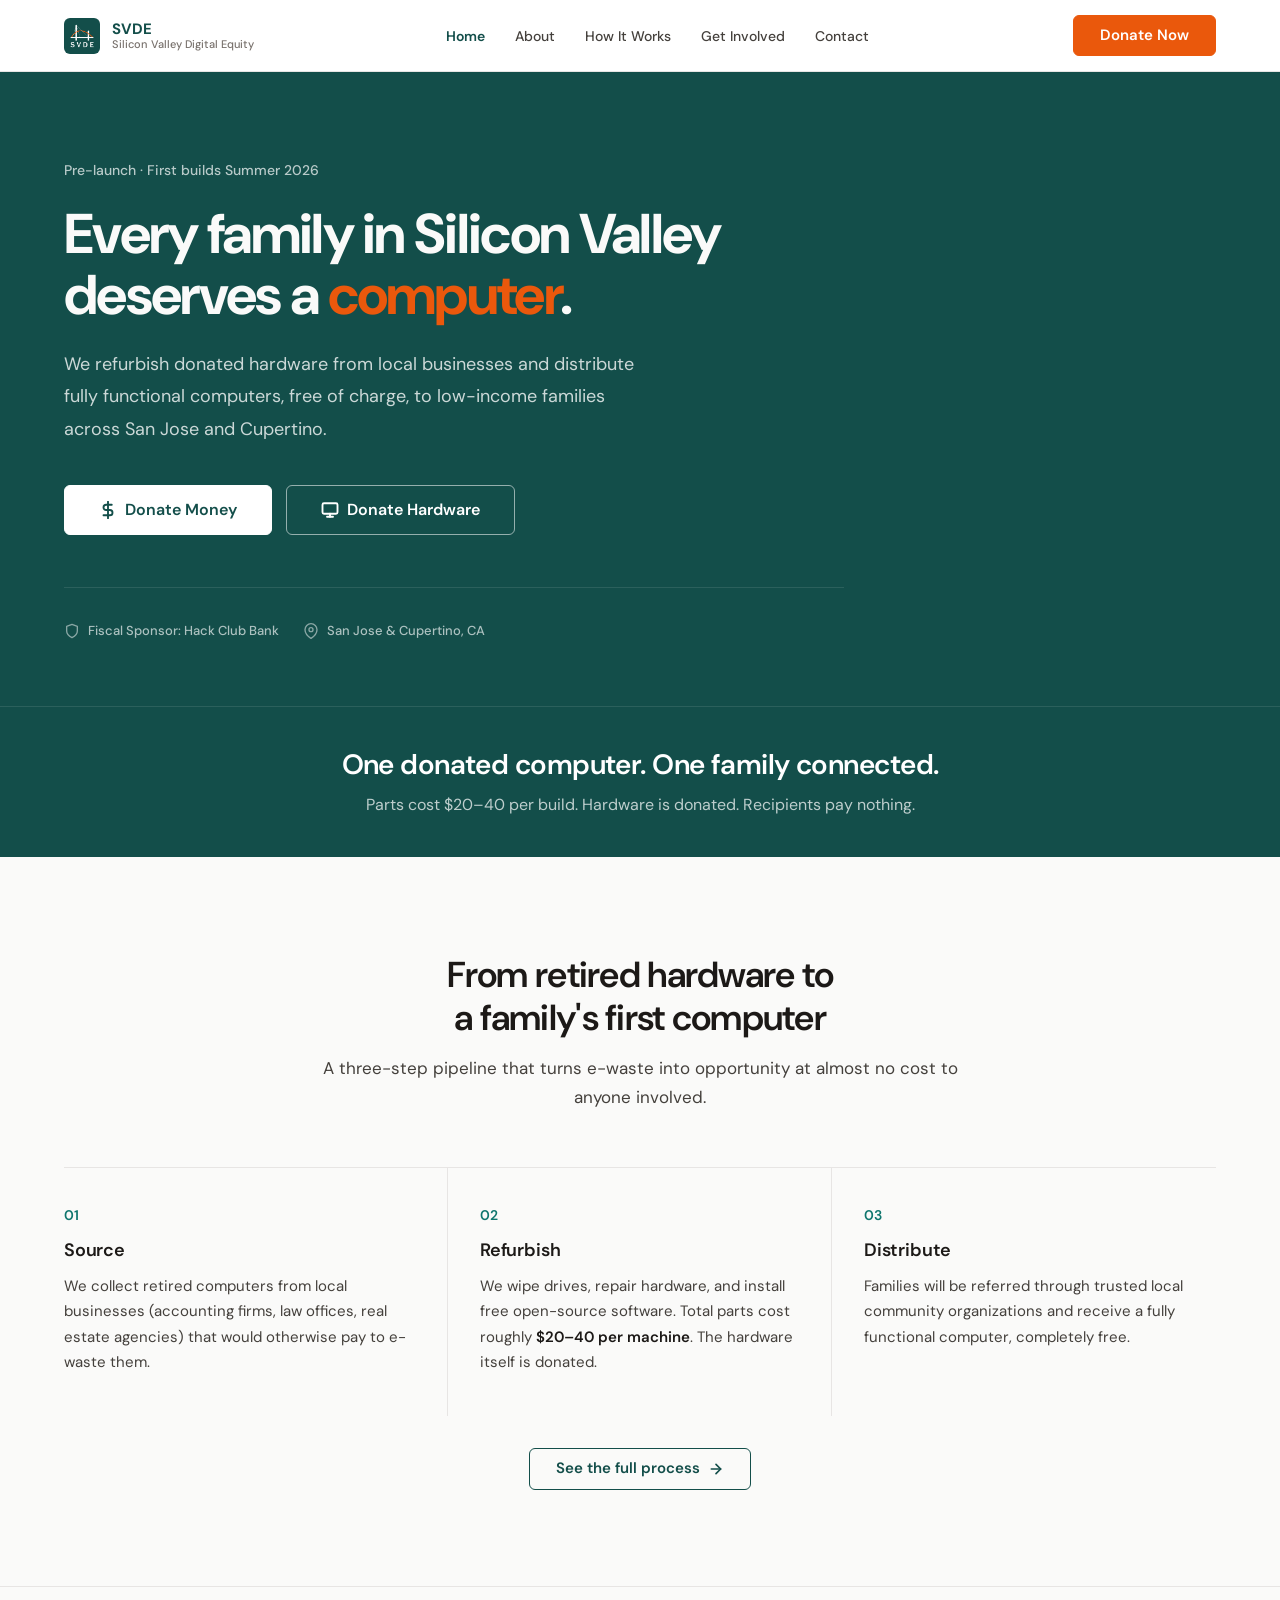
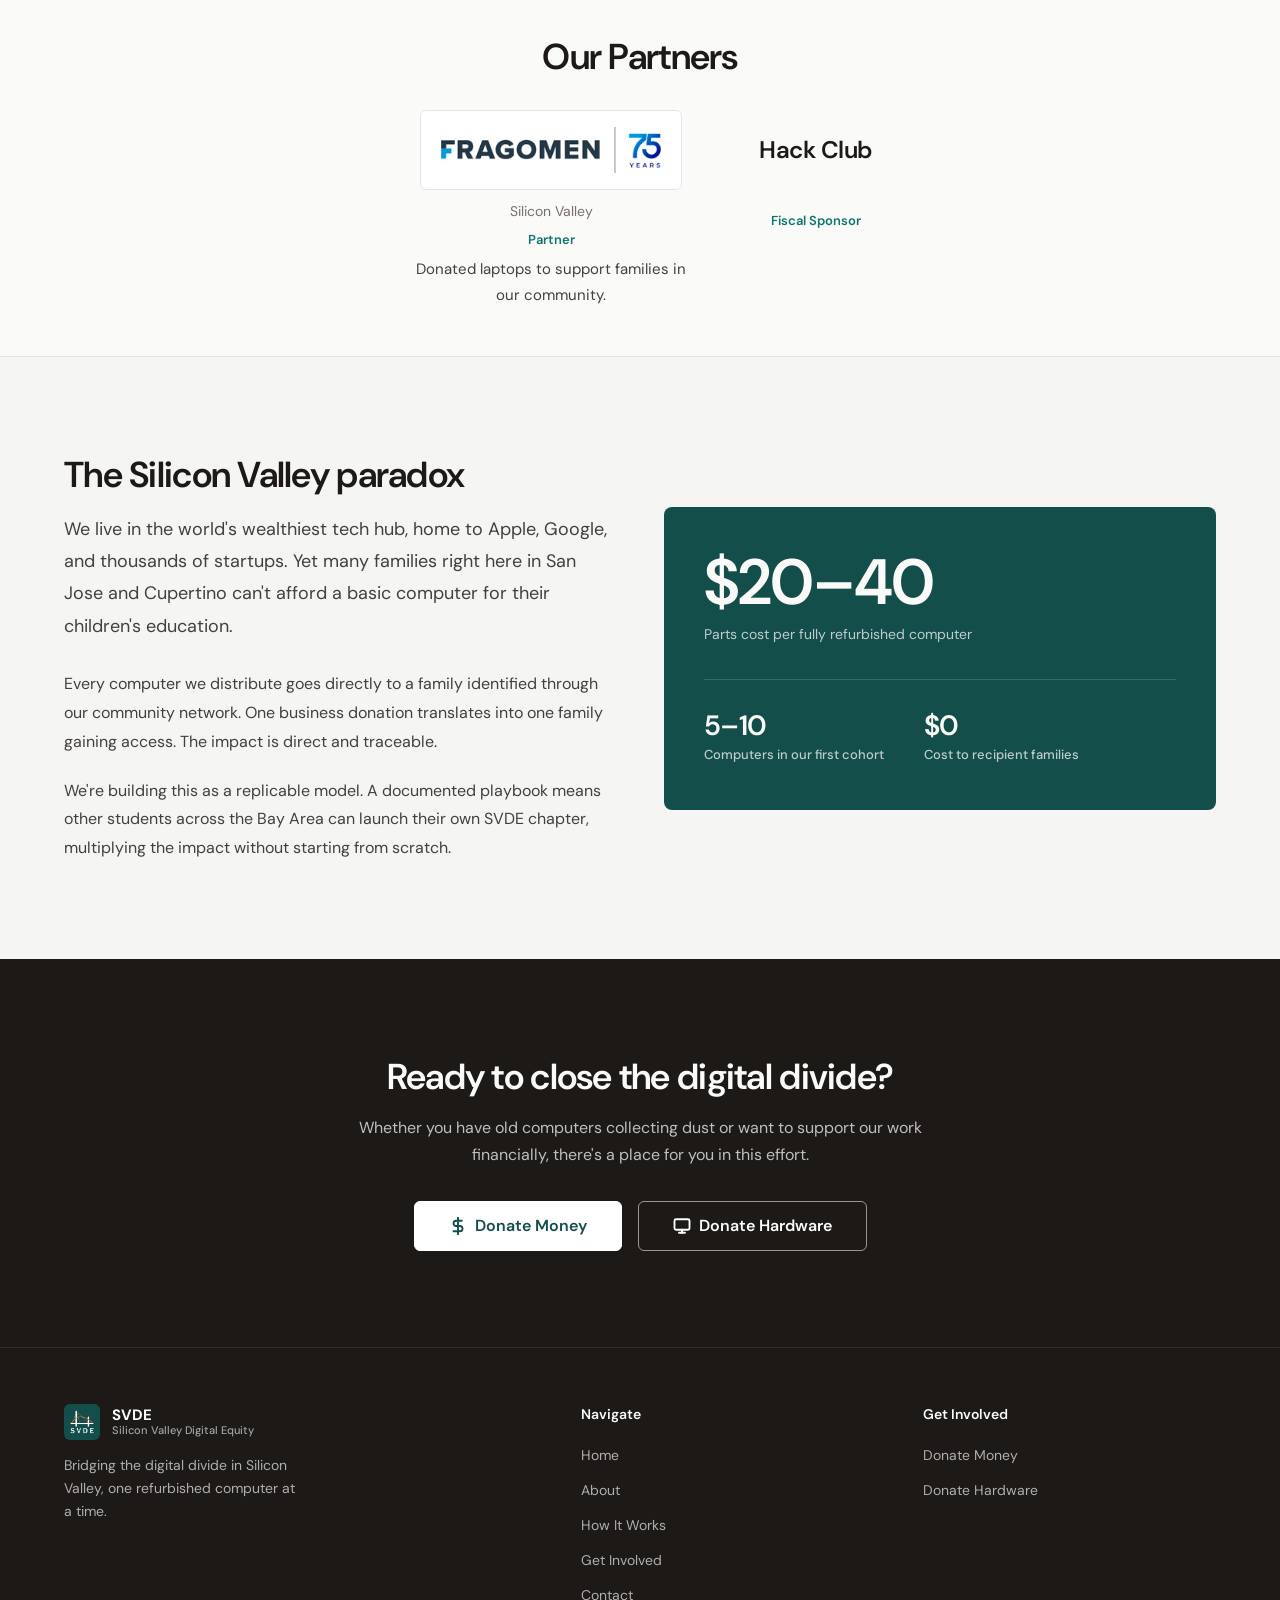
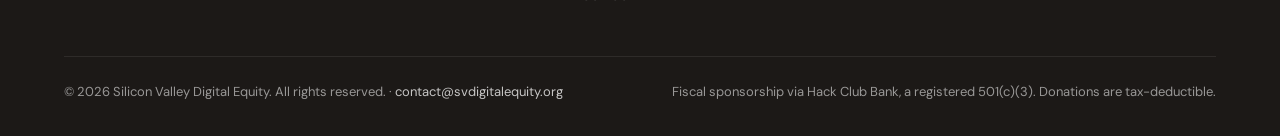
<file: index.html>
<!DOCTYPE html>
<html lang="en">
<head>
  <meta charset="UTF-8" />
  <meta name="viewport" content="width=device-width, initial-scale=1.0" />
  <title>Silicon Valley Digital Equity | Bridging the Digital Divide</title>
  <meta name="description" content="Silicon Valley Digital Equity (SVDE) refurbishes donated computers and distributes them free to low-income families across Silicon Valley." />
  <meta property="og:image" content="https://svdigitalequity.org/SVDE.png" />
  <meta name="twitter:image" content="https://svdigitalequity.org/SVDE.png" />
  <link rel="stylesheet" href="styles.css" />
  <link rel="icon" type="image/png" href="SVDE.png" />
</head>
<body>

  <!-- ── Navigation ──────────────────────────────────────── -->
  <nav class="nav" role="navigation" aria-label="Main navigation">
    <div class="container">
      <div class="nav-inner">
        <a href="/" class="nav-logo" aria-label="SVDE Home">
          <div class="nav-logo-mark" aria-hidden="true"><img src="SVDE.png" width="36" height="36" alt=""></div>
          <div class="nav-logo-text">
            <span class="nav-logo-abbr">SVDE</span>
            <span class="nav-logo-full">Silicon Valley Digital Equity</span>
          </div>
        </a>

        <ul class="nav-links" role="list">
          <li><a href="/"        class="nav-link">Home</a></li>
          <li><a href="about"        class="nav-link">About</a></li>
          <li><a href="how-it-works" class="nav-link">How It Works</a></li>
          <li><a href="get-involved" class="nav-link">Get Involved</a></li>
          <li><a href="contact"      class="nav-link">Contact</a></li>
        </ul>

        <a href="https://hcb.hackclub.com/donations/start/silicon-valley-digital-equity" target="_blank" rel="noopener" class="btn btn-primary nav-cta" aria-label="Donate now">
          Donate Now
        </a>

        <button class="nav-hamburger" aria-label="Open menu" aria-expanded="false">
          <span></span><span></span><span></span>
        </button>
      </div>

      <!-- Mobile nav -->
      <div class="nav-mobile" role="menu">
        <a href="/"        class="nav-link" role="menuitem">Home</a>
        <a href="about"        class="nav-link" role="menuitem">About</a>
        <a href="how-it-works" class="nav-link" role="menuitem">How It Works</a>
        <a href="get-involved" class="nav-link" role="menuitem">Get Involved</a>
        <a href="contact"      class="nav-link" role="menuitem">Contact</a>
        <a href="https://hcb.hackclub.com/donations/start/silicon-valley-digital-equity" target="_blank" rel="noopener" class="btn btn-primary">Donate Now</a>
      </div>
    </div>
  </nav>

  <!-- ── Hero ────────────────────────────────────────────── -->
  <section class="hero" aria-labelledby="hero-heading">
    <div class="container">
      <div class="hero-inner">

        <p class="hero-status">Pre-launch &middot; First builds Summer 2026</p>

        <h1 id="hero-heading">
          Every family in Silicon Valley<br>
          deserves a <em>computer</em>.
        </h1>

        <p class="lead">
          We refurbish donated hardware from local businesses and distribute fully
          functional computers, free of charge, to low-income families across
          San Jose and Cupertino.
        </p>

        <div class="hero-actions">
          <a href="https://hcb.hackclub.com/donations/start/silicon-valley-digital-equity" target="_blank" rel="noopener" class="btn btn-white btn-lg">
            <svg width="18" height="18" viewBox="0 0 24 24" fill="none" stroke="currentColor" stroke-width="2.5" stroke-linecap="round" stroke-linejoin="round" aria-hidden="true"><line x1="12" y1="1" x2="12" y2="23"/><path d="M17 5H9.5a3.5 3.5 0 0 0 0 7h5a3.5 3.5 0 0 1 0 7H6"/></svg>
            Donate Money
          </a>
          <a href="contact" class="btn btn-outline-white btn-lg">
            <svg width="18" height="18" viewBox="0 0 24 24" fill="none" stroke="currentColor" stroke-width="2.5" stroke-linecap="round" stroke-linejoin="round" aria-hidden="true"><rect x="2" y="3" width="20" height="14" rx="2"/><line x1="8" y1="21" x2="16" y2="21"/><line x1="12" y1="17" x2="12" y2="21"/></svg>
            Donate Hardware
          </a>
        </div>

        <div class="hero-trust">
          <div class="hero-trust-item">
            <svg width="16" height="16" viewBox="0 0 24 24" fill="none" stroke="currentColor" stroke-width="2" stroke-linecap="round" stroke-linejoin="round" aria-hidden="true"><path d="M12 22s8-4 8-10V5l-8-3-8 3v7c0 6 8 10 8 10z"/></svg>
            Fiscal Sponsor: Hack Club Bank
          </div>
          <div class="hero-trust-item">
            <svg width="16" height="16" viewBox="0 0 24 24" fill="none" stroke="currentColor" stroke-width="2" stroke-linecap="round" stroke-linejoin="round" aria-hidden="true"><path d="M21 10c0 7-9 13-9 13s-9-6-9-13a9 9 0 0 1 18 0z"/><circle cx="12" cy="10" r="3"/></svg>
            San Jose &amp; Cupertino, CA
          </div>
        </div>

      </div>
    </div>
  </section>

  <!-- ── Statement Bar ──────────────────────────────────────── -->
  <section class="statement-bar">
    <div class="container">
      <div class="statement-inner">
        <p class="statement-headline">One donated computer. One family connected.</p>
        <p class="statement-sub">Parts cost $20–40 per build. Hardware is donated. Recipients pay nothing.</p>
      </div>
    </div>
  </section>

  <!-- ── How It Works Overview ────────────────────────────── -->
  <section class="section" aria-labelledby="hiw-heading">
    <div class="container">

      <div class="section-header">
        <h2 id="hiw-heading">From retired hardware to a family's first computer</h2>
        <p>
          A three-step pipeline that turns e-waste into opportunity at almost no cost
          to anyone involved.
        </p>
      </div>

      <div class="hiw-steps">
        <div class="hiw-step">
          <span class="hiw-num">01</span>
          <h3>Source</h3>
          <p>We collect retired computers from local businesses (accounting firms, law offices, real estate agencies) that would otherwise pay to e-waste them.</p>
        </div>
        <div class="hiw-step">
          <span class="hiw-num">02</span>
          <h3>Refurbish</h3>
          <p>We wipe drives, repair hardware, and install free open-source software. Total parts cost roughly <strong>$20–40 per machine</strong>. The hardware itself is donated.</p>
        </div>
        <div class="hiw-step">
          <span class="hiw-num">03</span>
          <h3>Distribute</h3>
          <p>Families will be referred through trusted local community organizations and receive a fully functional computer, completely free.</p>
        </div>
      </div>

      <div class="text-center mt-4">
        <a href="how-it-works" class="btn btn-secondary">
          See the full process
          <svg width="16" height="16" viewBox="0 0 24 24" fill="none" stroke="currentColor" stroke-width="2.5" stroke-linecap="round" stroke-linejoin="round" aria-hidden="true"><line x1="5" y1="12" x2="19" y2="12"/><polyline points="12 5 19 12 12 19"/></svg>
        </a>
      </div>

    </div>
  </section>

  <!-- ── Partners Bar ─────────────────────────────────────── -->
  <section class="partners-bar" aria-labelledby="partners-heading">
    <div class="container">
      <h2 id="partners-heading" class="partners-heading">Our Partners</h2>
      <div class="partners-row">
        <div class="partner">
          <a href="https://www.fragomen.com" target="_blank" rel="noopener" class="partner-logo-link">
            <img src="assets/partners/fragomen.png" width="287" height="60" alt="Fragomen, Del Rey, Bernsen &amp; Loewy, LLP" class="partner-logo">
          </a>
          <p class="partner-branch">Silicon Valley</p>
          <p class="partner-role">Partner</p>
          <p class="partner-desc">Donated laptops to support families in our community.</p>
        </div>
        <div class="partner">
          <p class="partner-name">Hack Club</p>
          <p class="partner-role">Fiscal Sponsor</p>
        </div>
      </div>
    </div>
  </section>

  <!-- ── Impact Section ───────────────────────────────────── -->
  <section class="section bg-surface" aria-labelledby="impact-heading">
    <div class="container">
      <div class="impact-grid">

        <div class="impact-content">
          <h2 id="impact-heading">The Silicon Valley paradox</h2>
          <p class="lead">
            We live in the world's wealthiest tech hub, home to Apple, Google, and
            thousands of startups. Yet many families right here in San Jose and
            Cupertino can't afford a basic computer for their children's education.
          </p>

          <div class="impact-prose">
            <p>Every computer we distribute goes directly to a family identified through our community network. One business donation translates into one family gaining access. The impact is direct and traceable.</p>
            <p>We're building this as a replicable model. A documented playbook means other students across the Bay Area can launch their own SVDE chapter, multiplying the impact without starting from scratch.</p>
          </div>
        </div>

        <div class="impact-visual" aria-label="Key figures">
          <div class="impact-stat-big">$20–40</div>
          <div class="impact-stat-label">Parts cost per fully refurbished computer</div>
          <div class="impact-stat-row">
            <div class="impact-mini-stat">
              <div class="val">5–10</div>
              <div class="lbl">Computers in our first cohort</div>
            </div>
            <div class="impact-mini-stat">
              <div class="val">$0</div>
              <div class="lbl">Cost to recipient families</div>
            </div>
          </div>
        </div>

      </div>
    </div>
  </section>

  <!-- ── CTA Section ──────────────────────────────────────── -->
  <section class="cta-section section" aria-labelledby="cta-heading">
    <div class="container">
      <div class="cta-inner">
        <h2 id="cta-heading">Ready to close the digital divide?</h2>
        <p>
          Whether you have old computers collecting dust or want to support our work
          financially, there's a place for you in this effort.
        </p>
        <div class="cta-actions">
          <a href="get-involved#donate-money" class="btn btn-white btn-lg">
            <svg width="18" height="18" viewBox="0 0 24 24" fill="none" stroke="currentColor" stroke-width="2.5" stroke-linecap="round" stroke-linejoin="round" aria-hidden="true"><line x1="12" y1="1" x2="12" y2="23"/><path d="M17 5H9.5a3.5 3.5 0 0 0 0 7h5a3.5 3.5 0 0 1 0 7H6"/></svg>
            Donate Money
          </a>
          <a href="contact" class="btn btn-outline-white btn-lg">
            <svg width="18" height="18" viewBox="0 0 24 24" fill="none" stroke="currentColor" stroke-width="2.5" stroke-linecap="round" stroke-linejoin="round" aria-hidden="true"><rect x="2" y="3" width="20" height="14" rx="2"/><line x1="8" y1="21" x2="16" y2="21"/><line x1="12" y1="17" x2="12" y2="21"/></svg>
            Donate Hardware
          </a>
        </div>
      </div>
    </div>
  </section>

  <!-- ── Footer ───────────────────────────────────────────── -->
  <footer class="footer" role="contentinfo">
    <div class="container">
      <div class="footer-inner">

        <div class="footer-brand">
          <a href="/" class="nav-logo" aria-label="SVDE Home">
            <div class="nav-logo-mark" aria-hidden="true"><img src="SVDE.png" width="36" height="36" alt=""></div>
            <div class="nav-logo-text">
              <span class="nav-logo-abbr">SVDE</span>
              <span class="nav-logo-full">Silicon Valley Digital Equity</span>
            </div>
          </a>
          <p class="footer-tagline">
            Bridging the digital divide in Silicon Valley, one refurbished
            computer at a time.
          </p>
        </div>

        <div class="footer-col">
          <h4>Navigate</h4>
          <ul class="footer-links" role="list">
            <li><a href="/">Home</a></li>
            <li><a href="about">About</a></li>
            <li><a href="how-it-works">How It Works</a></li>
            <li><a href="get-involved">Get Involved</a></li>
            <li><a href="contact">Contact</a></li>
          </ul>
        </div>

        <div class="footer-col">
          <h4>Get Involved</h4>
          <ul class="footer-links" role="list">
            <li><a href="get-involved#donate-money">Donate Money</a></li>
            <li><a href="contact">Donate Hardware</a></li>
          </ul>
        </div>

      </div>

      <div class="footer-bottom">
        <p class="footer-copy">&copy; 2026 Silicon Valley Digital Equity. All rights reserved. &middot; <a href="mailto:contact@svdigitalequity.org">contact@svdigitalequity.org</a></p>
        <p class="footer-legal">
          Fiscal sponsorship via Hack Club Bank, a registered 501(c)(3). Donations are tax-deductible.
        </p>
      </div>
    </div>
  </footer>

  <script src="script.js"></script>
</body>
</html>
</file>
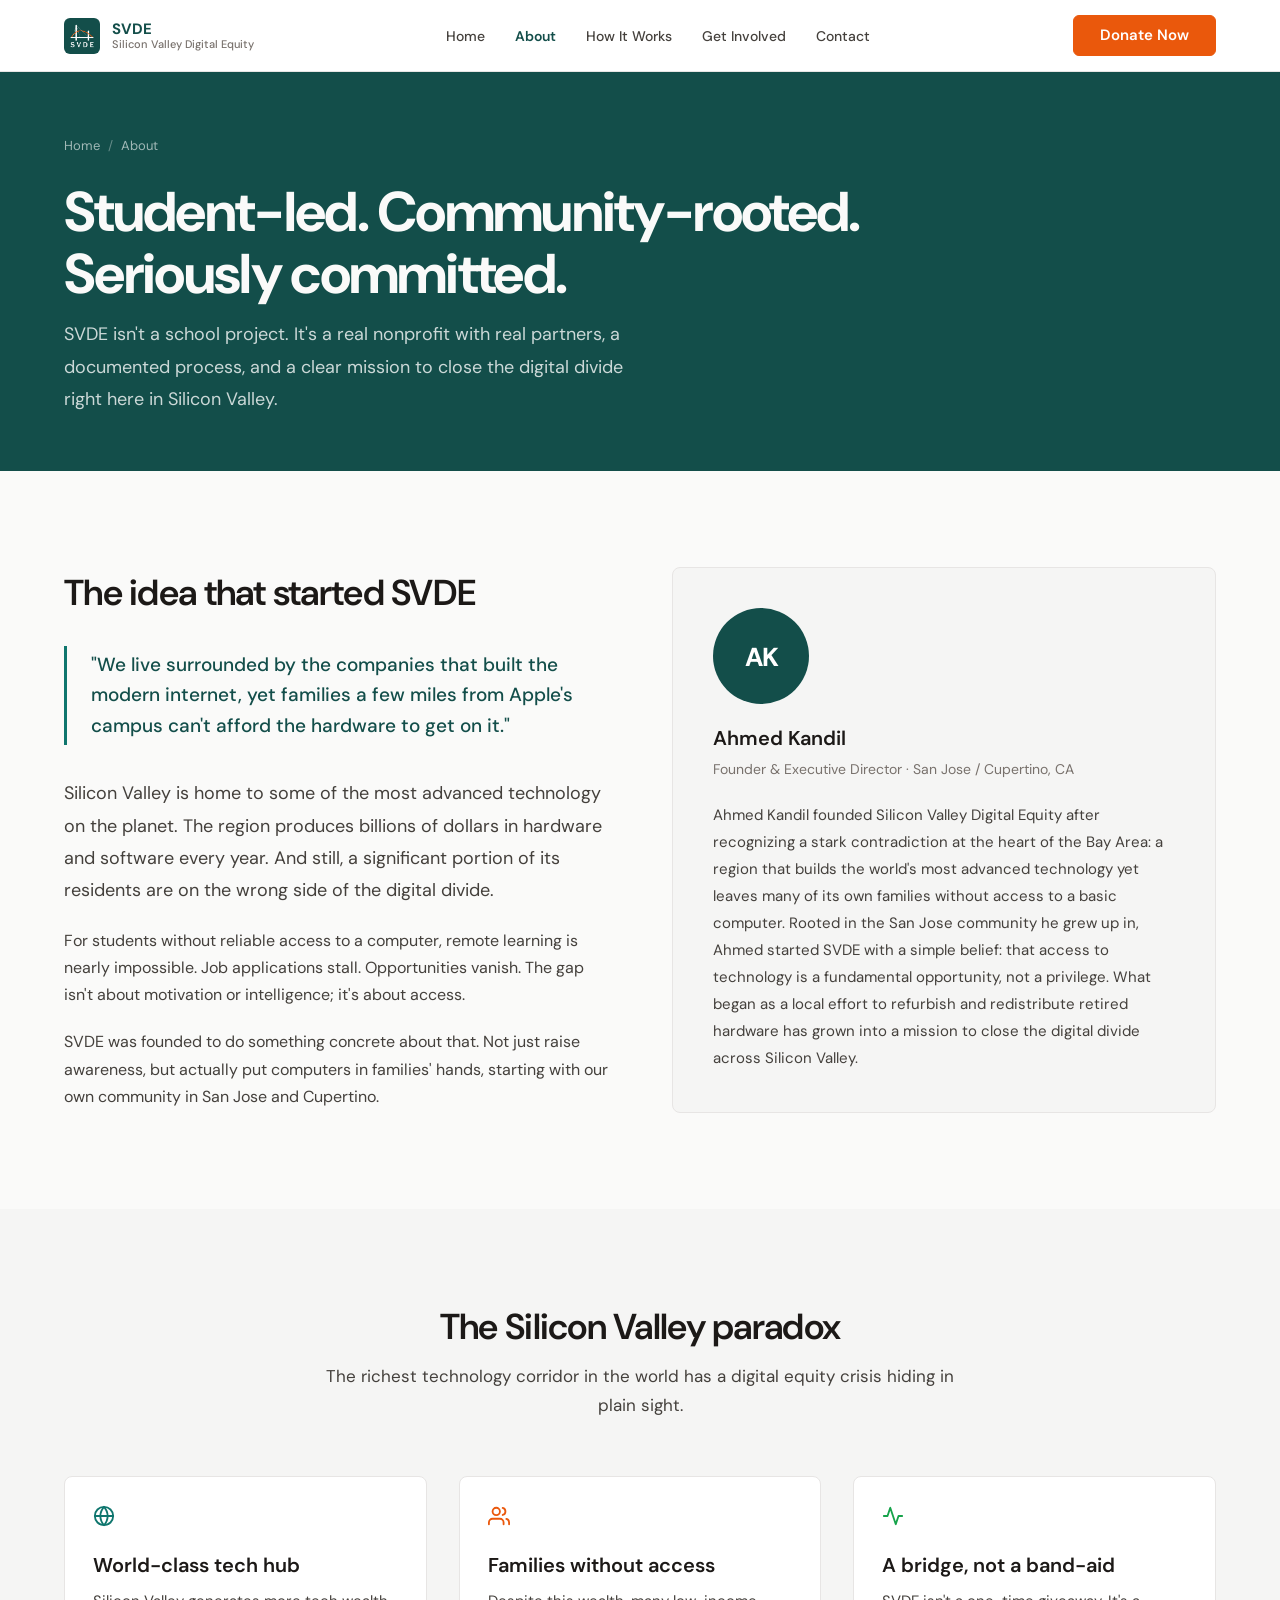
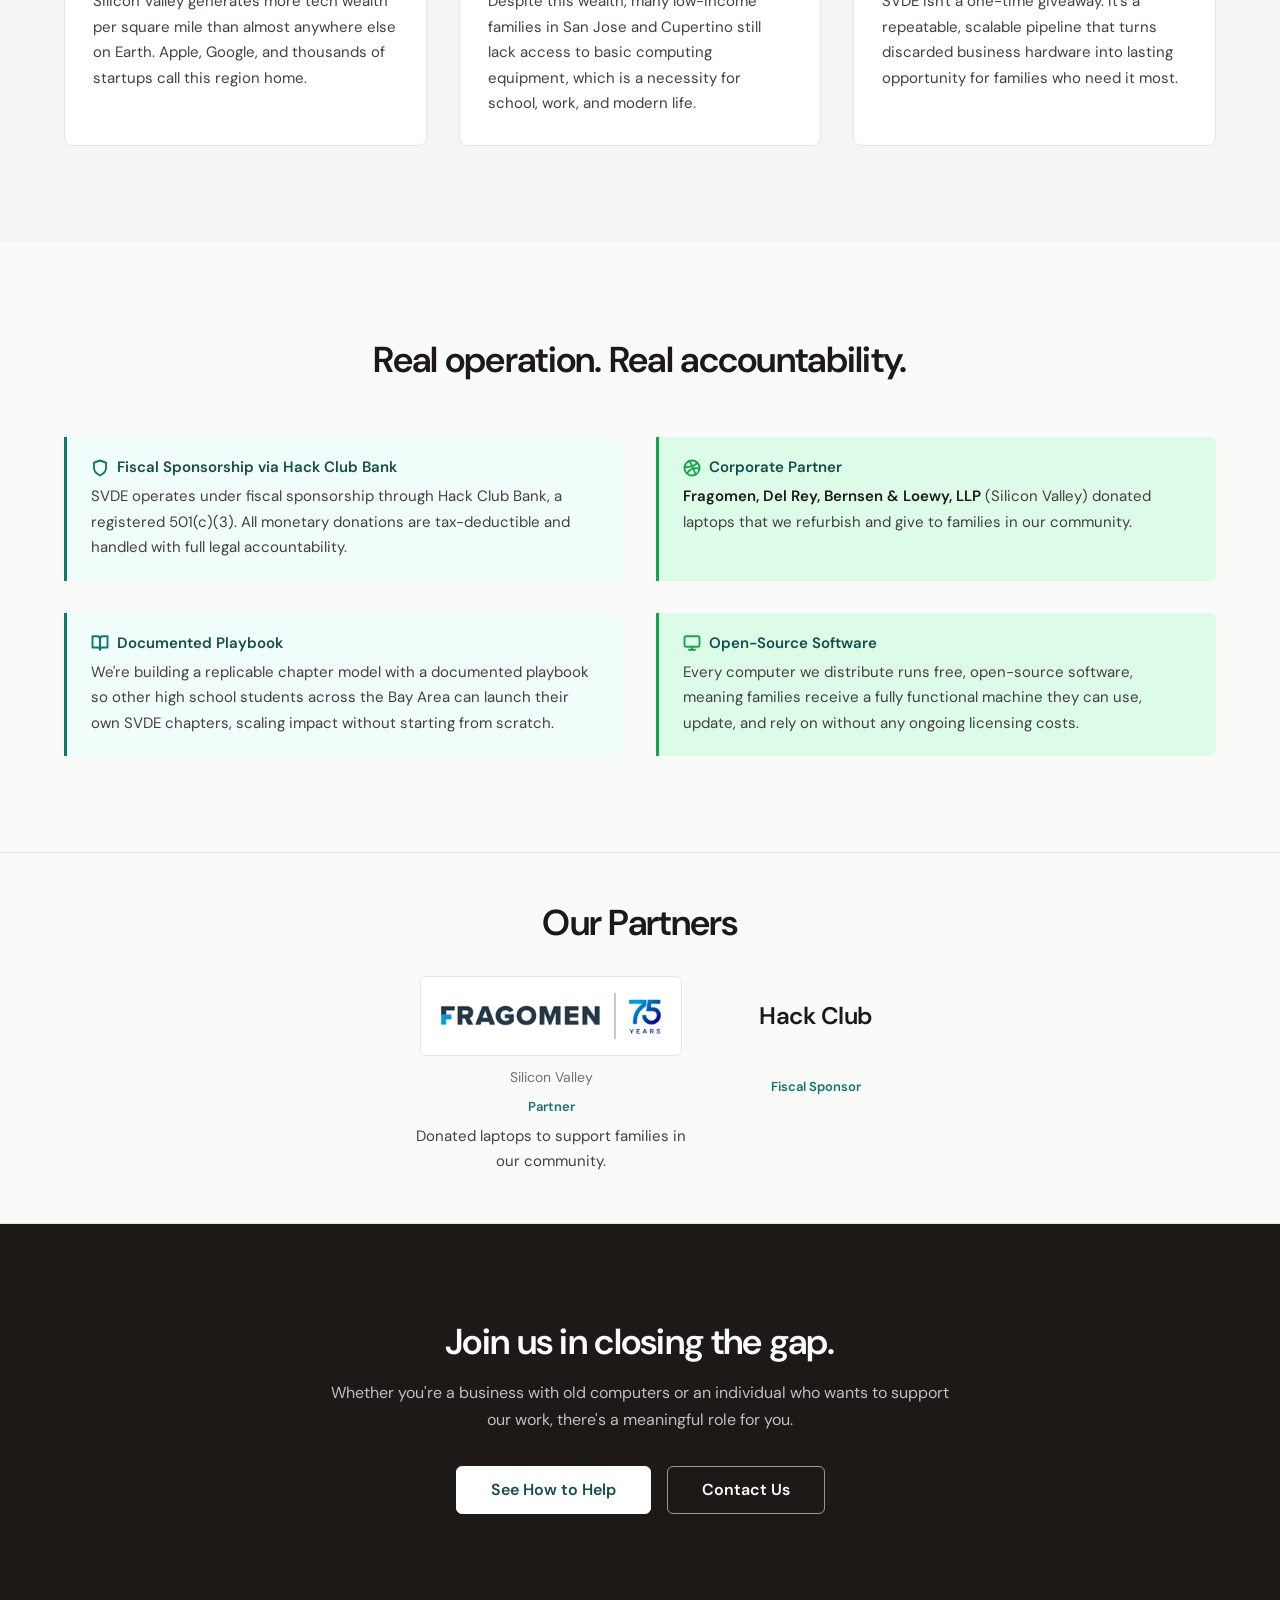
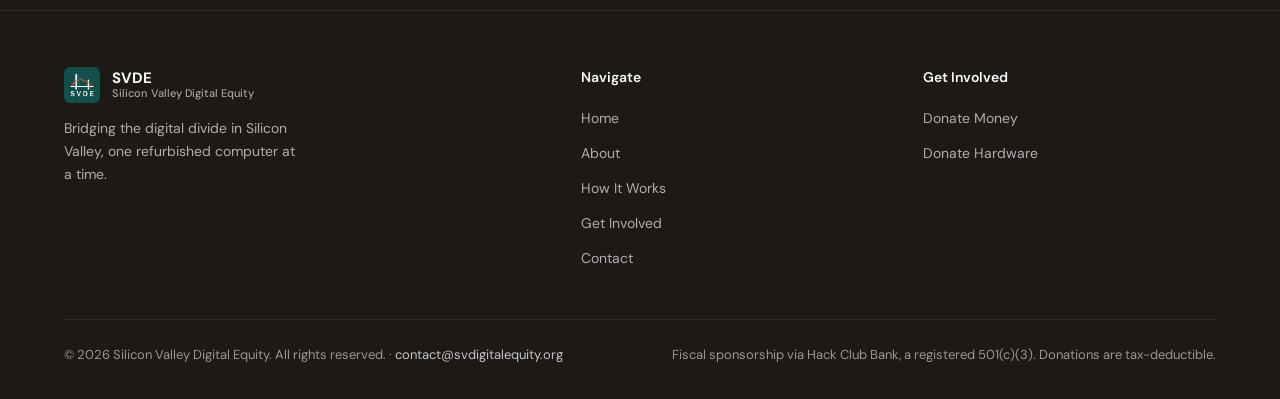
<file: about.html>
<!DOCTYPE html>
<html lang="en">
<head>
  <meta charset="UTF-8" />
  <meta name="viewport" content="width=device-width, initial-scale=1.0" />
  <title>About | Silicon Valley Digital Equity</title>
  <meta name="description" content="Learn about SVDE, a student-led nonprofit bridging the digital divide in Silicon Valley by refurbishing and distributing computers to families in need." />
  <meta property="og:image" content="https://svdigitalequity.org/SVDE.png" />
  <meta name="twitter:image" content="https://svdigitalequity.org/SVDE.png" />
  <link rel="stylesheet" href="styles.css" />
  <link rel="icon" type="image/png" href="SVDE.png" />
</head>
<body>

  <!-- ── Navigation ──────────────────────────────────────── -->
  <nav class="nav" role="navigation" aria-label="Main navigation">
    <div class="container">
      <div class="nav-inner">
        <a href="/" class="nav-logo" aria-label="SVDE Home">
          <div class="nav-logo-mark" aria-hidden="true"><img src="SVDE.png" width="36" height="36" alt=""></div>
          <div class="nav-logo-text">
            <span class="nav-logo-abbr">SVDE</span>
            <span class="nav-logo-full">Silicon Valley Digital Equity</span>
          </div>
        </a>
        <ul class="nav-links" role="list">
          <li><a href="/"        class="nav-link">Home</a></li>
          <li><a href="about"        class="nav-link">About</a></li>
          <li><a href="how-it-works" class="nav-link">How It Works</a></li>
          <li><a href="get-involved" class="nav-link">Get Involved</a></li>
          <li><a href="contact"      class="nav-link">Contact</a></li>
        </ul>
        <a href="https://hcb.hackclub.com/donations/start/silicon-valley-digital-equity" target="_blank" rel="noopener" class="btn btn-primary nav-cta">Donate Now</a>

        <button class="nav-hamburger" aria-label="Open menu" aria-expanded="false">
          <span></span><span></span><span></span>
        </button>
      </div>
      <div class="nav-mobile" role="menu">
        <a href="/"        class="nav-link" role="menuitem">Home</a>
        <a href="about"        class="nav-link" role="menuitem">About</a>
        <a href="how-it-works" class="nav-link" role="menuitem">How It Works</a>
        <a href="get-involved" class="nav-link" role="menuitem">Get Involved</a>
        <a href="contact"      class="nav-link" role="menuitem">Contact</a>
        <a href="https://hcb.hackclub.com/donations/start/silicon-valley-digital-equity" target="_blank" rel="noopener" class="btn btn-primary">Donate Now</a>
      </div>
    </div>
  </nav>

  <!-- ── Page Header ─────────────────────────────────────── -->
  <header class="page-header" role="banner">
    <div class="container">
      <div class="page-header-inner">
        <nav class="breadcrumb" aria-label="Breadcrumb">
          <a href="/">Home</a>
          <span class="breadcrumb-sep" aria-hidden="true">/</span>
          <span>About</span>
        </nav>
        <h1>Student-led. Community-rooted.<br>Seriously committed.</h1>
        <p class="lead">
          SVDE isn't a school project. It's a real nonprofit with real partners,
          a documented process, and a clear mission to close the digital divide
          right here in Silicon Valley.
        </p>
      </div>
    </div>
  </header>

  <!-- ── Our Story ────────────────────────────────────────── -->
  <section class="section" aria-labelledby="story-heading">
    <div class="container">
      <div class="impact-grid impact-grid-wide">

        <div class="story">
          <h2 id="story-heading">The idea that started SVDE</h2>

          <div class="paradox-quote" aria-label="Key insight">
            <p>
              "We live surrounded by the companies that built the modern internet,
              yet families a few miles from Apple's campus can't afford the hardware
              to get on it."
            </p>
          </div>

          <p class="lead">
            Silicon Valley is home to some of the most advanced technology on the
            planet. The region produces billions of dollars in hardware and software
            every year. And still, a significant portion of its residents are on the
            wrong side of the digital divide.
          </p>
          <p>
            For students without reliable access to a computer, remote learning is
            nearly impossible. Job applications stall. Opportunities vanish. The gap
            isn't about motivation or intelligence; it's about access.
          </p>
          <p>
            SVDE was founded to do something concrete about that. Not just raise
            awareness, but actually put computers in families' hands, starting with
            our own community in San Jose and Cupertino.
          </p>
        </div>

        <!-- Founder Card -->
        <div class="founder-card" id="mission" aria-labelledby="founder-heading">
          <!-- AK monogram, replace this div with <img> when a real photo is ready -->
          <div class="founder-photo" role="img" aria-label="Ahmed Kandil">
            <svg width="56" height="32" viewBox="0 0 56 32" xmlns="http://www.w3.org/2000/svg" aria-hidden="true">
              <text x="28" y="26" text-anchor="middle"
                    font-family="'DM Sans', system-ui, sans-serif"
                    font-weight="800" font-size="26"
                    letter-spacing="-1"
                    fill="white">AK</text>
            </svg>
          </div>

          <h3 id="founder-heading">Ahmed Kandil</h3>
          <p class="founder-role">
            Founder &amp; Executive Director &middot; San Jose / Cupertino, CA
          </p>
          <p class="founder-bio">
            Ahmed Kandil founded Silicon Valley Digital Equity after recognizing a
            stark contradiction at the heart of the Bay Area: a region that builds
            the world's most advanced technology yet leaves many of its own families
            without access to a basic computer. Rooted in the San Jose community he
            grew up in, Ahmed started SVDE with a simple belief: that access to
            technology is a fundamental opportunity, not a privilege. What began as
            a local effort to refurbish and redistribute retired hardware has grown
            into a mission to close the digital divide across Silicon Valley.
          </p>
        </div>

      </div>
    </div>
  </section>

  <!-- ── The Paradox ──────────────────────────────────────── -->
  <section class="section bg-surface" aria-labelledby="paradox-heading">
    <div class="container">

      <div class="section-header">
        <h2 id="paradox-heading">The Silicon Valley paradox</h2>
        <p>
          The richest technology corridor in the world has a digital equity crisis
          hiding in plain sight.
        </p>
      </div>

      <div class="grid-3">
        <div class="card">
          <div class="card-icon card-icon-blue" aria-hidden="true">
            <svg width="24" height="24" viewBox="0 0 24 24" fill="none" stroke="currentColor" stroke-width="2" stroke-linecap="round" stroke-linejoin="round"><circle cx="12" cy="12" r="10"/><line x1="2" y1="12" x2="22" y2="12"/><path d="M12 2a15.3 15.3 0 0 1 4 10 15.3 15.3 0 0 1-4 10 15.3 15.3 0 0 1-4-10 15.3 15.3 0 0 1 4-10z"/></svg>
          </div>
          <h3>World-class tech hub</h3>
          <p>
            Silicon Valley generates more tech wealth per square mile than almost
            anywhere else on Earth. Apple, Google, and thousands of startups call
            this region home.
          </p>
        </div>

        <div class="card">
          <div class="card-icon card-icon-orange" aria-hidden="true">
            <svg width="24" height="24" viewBox="0 0 24 24" fill="none" stroke="currentColor" stroke-width="2" stroke-linecap="round" stroke-linejoin="round"><path d="M17 21v-2a4 4 0 0 0-4-4H5a4 4 0 0 0-4 4v2"/><circle cx="9" cy="7" r="4"/><path d="M23 21v-2a4 4 0 0 0-3-3.87"/><path d="M16 3.13a4 4 0 0 1 0 7.75"/></svg>
          </div>
          <h3>Families without access</h3>
          <p>
            Despite this wealth, many low-income families in San Jose and Cupertino
            still lack access to basic computing equipment, which is a necessity for school,
            work, and modern life.
          </p>
        </div>

        <div class="card">
          <div class="card-icon card-icon-green" aria-hidden="true">
            <svg width="24" height="24" viewBox="0 0 24 24" fill="none" stroke="currentColor" stroke-width="2" stroke-linecap="round" stroke-linejoin="round"><polyline points="22 12 18 12 15 21 9 3 6 12 2 12"/></svg>
          </div>
          <h3>A bridge, not a band-aid</h3>
          <p>
            SVDE isn't a one-time giveaway. It's a repeatable, scalable pipeline
            that turns discarded business hardware into lasting opportunity for
            families who need it most.
          </p>
        </div>
      </div>

    </div>
  </section>

  <!-- ── What Makes Us Different ──────────────────────────── -->
  <section class="section" aria-labelledby="diff-heading">
    <div class="container">

      <div class="section-header">
        <h2 id="diff-heading">Real operation. Real accountability.</h2>
      </div>

      <div class="grid-2">

        <div class="info-box info-box-blue">
          <h3>
            <svg width="18" height="18" viewBox="0 0 24 24" fill="none" stroke="currentColor" stroke-width="2.5" stroke-linecap="round" stroke-linejoin="round" aria-hidden="true"><path d="M12 22s8-4 8-10V5l-8-3-8 3v7c0 6 8 10 8 10z"/></svg>
            Fiscal Sponsorship via Hack Club Bank
          </h3>
          <p>
            SVDE operates under fiscal sponsorship through Hack Club Bank, a
            registered 501(c)(3). All monetary donations are tax-deductible
            and handled with full legal accountability.
          </p>
        </div>

        <div class="info-box info-box-green">
          <h3>
            <svg width="18" height="18" viewBox="0 0 24 24" fill="none" stroke="currentColor" stroke-width="2.5" stroke-linecap="round" stroke-linejoin="round" aria-hidden="true"><circle cx="12" cy="12" r="10"/><path d="M8.56 2.75c4.37 6.03 6.02 9.42 8.03 17.72m2.54-15.38c-3.72 4.35-8.94 5.66-16.88 5.85m19.5 1.9c-3.5-.93-6.63-.82-8.94 0-2.58.92-5.01 2.86-7.44 6.32"/></svg>
            Corporate Partner
          </h3>
          <p>
            <strong>Fragomen, Del Rey, Bernsen &amp; Loewy, LLP</strong> (Silicon Valley)
            donated laptops that we refurbish and give to families in our
            community.
          </p>
        </div>

        <div class="info-box info-box-blue">
          <h3>
            <svg width="18" height="18" viewBox="0 0 24 24" fill="none" stroke="currentColor" stroke-width="2.5" stroke-linecap="round" stroke-linejoin="round" aria-hidden="true"><path d="M2 3h6a4 4 0 0 1 4 4v14a3 3 0 0 0-3-3H2z"/><path d="M22 3h-6a4 4 0 0 0-4 4v14a3 3 0 0 1 3-3h7z"/></svg>
            Documented Playbook
          </h3>
          <p>
            We're building a replicable chapter model with a documented playbook
            so other high school students across the Bay Area can launch their
            own SVDE chapters, scaling impact without starting from scratch.
          </p>
        </div>

        <div class="info-box info-box-green">
          <h3>
            <svg width="18" height="18" viewBox="0 0 24 24" fill="none" stroke="currentColor" stroke-width="2.5" stroke-linecap="round" stroke-linejoin="round" aria-hidden="true"><rect x="2" y="3" width="20" height="14" rx="2"/><line x1="8" y1="21" x2="16" y2="21"/><line x1="12" y1="17" x2="12" y2="21"/></svg>
            Open-Source Software
          </h3>
          <p>
            Every computer we distribute runs free, open-source software,
            meaning families receive a fully functional machine they can use,
            update, and rely on without any ongoing licensing costs.
          </p>
        </div>

      </div>
    </div>
  </section>

  <!-- ── Partners ─────────────────────────────────────────── -->
  <section class="partners-bar" id="partners" aria-labelledby="partners-heading">
    <div class="container">
      <h2 id="partners-heading" class="partners-heading">Our Partners</h2>
      <div class="partners-row">
        <div class="partner">
          <a href="https://www.fragomen.com" target="_blank" rel="noopener" class="partner-logo-link">
            <img src="assets/partners/fragomen.png" width="287" height="60" alt="Fragomen, Del Rey, Bernsen &amp; Loewy, LLP" class="partner-logo">
          </a>
          <p class="partner-branch">Silicon Valley</p>
          <p class="partner-role">Partner</p>
          <p class="partner-desc">Donated laptops to support families in our community.</p>
        </div>
        <div class="partner">
          <p class="partner-name">Hack Club</p>
          <p class="partner-role">Fiscal Sponsor</p>
        </div>
      </div>
    </div>
  </section>

  <!-- ── CTA ──────────────────────────────────────────────── -->
  <section class="cta-section section" aria-labelledby="about-cta-heading">
    <div class="container">
      <div class="cta-inner">
        <h2 id="about-cta-heading">Join us in closing the gap.</h2>
        <p>
          Whether you're a business with old computers or an individual who wants
          to support our work, there's a meaningful role for you.
        </p>
        <div class="cta-actions">
          <a href="get-involved" class="btn btn-white btn-lg">See How to Help</a>
          <a href="contact" class="btn btn-outline-white btn-lg">Contact Us</a>
        </div>
      </div>
    </div>
  </section>

  <!-- ── Footer ───────────────────────────────────────────── -->
  <footer class="footer" role="contentinfo">
    <div class="container">
      <div class="footer-inner">
        <div class="footer-brand">
          <a href="/" class="nav-logo" aria-label="SVDE Home">
            <div class="nav-logo-mark" aria-hidden="true"><img src="SVDE.png" width="36" height="36" alt=""></div>
            <div class="nav-logo-text">
              <span class="nav-logo-abbr">SVDE</span>
              <span class="nav-logo-full">Silicon Valley Digital Equity</span>
            </div>
          </a>
          <p class="footer-tagline">
            Bridging the digital divide in Silicon Valley, one refurbished computer at a time.
          </p>
        </div>
        <div class="footer-col">
          <h4>Navigate</h4>
          <ul class="footer-links" role="list">
            <li><a href="/">Home</a></li>
            <li><a href="about">About</a></li>
            <li><a href="how-it-works">How It Works</a></li>
            <li><a href="get-involved">Get Involved</a></li>
            <li><a href="contact">Contact</a></li>
          </ul>
        </div>
        <div class="footer-col">
          <h4>Get Involved</h4>
          <ul class="footer-links" role="list">
            <li><a href="https://hcb.hackclub.com/donations/start/silicon-valley-digital-equity" target="_blank" rel="noopener">Donate Money</a></li>
            <li><a href="contact">Donate Hardware</a></li>
          </ul>
        </div>
      </div>
      <div class="footer-bottom">
        <p class="footer-copy">&copy; 2026 Silicon Valley Digital Equity. All rights reserved. &middot; <a href="mailto:contact@svdigitalequity.org">contact@svdigitalequity.org</a></p>
        <p class="footer-legal">Fiscal sponsorship via Hack Club Bank, a registered 501(c)(3). Donations are tax-deductible.</p>
      </div>
    </div>
  </footer>

  <script src="script.js"></script>
</body>
</html>
</file>
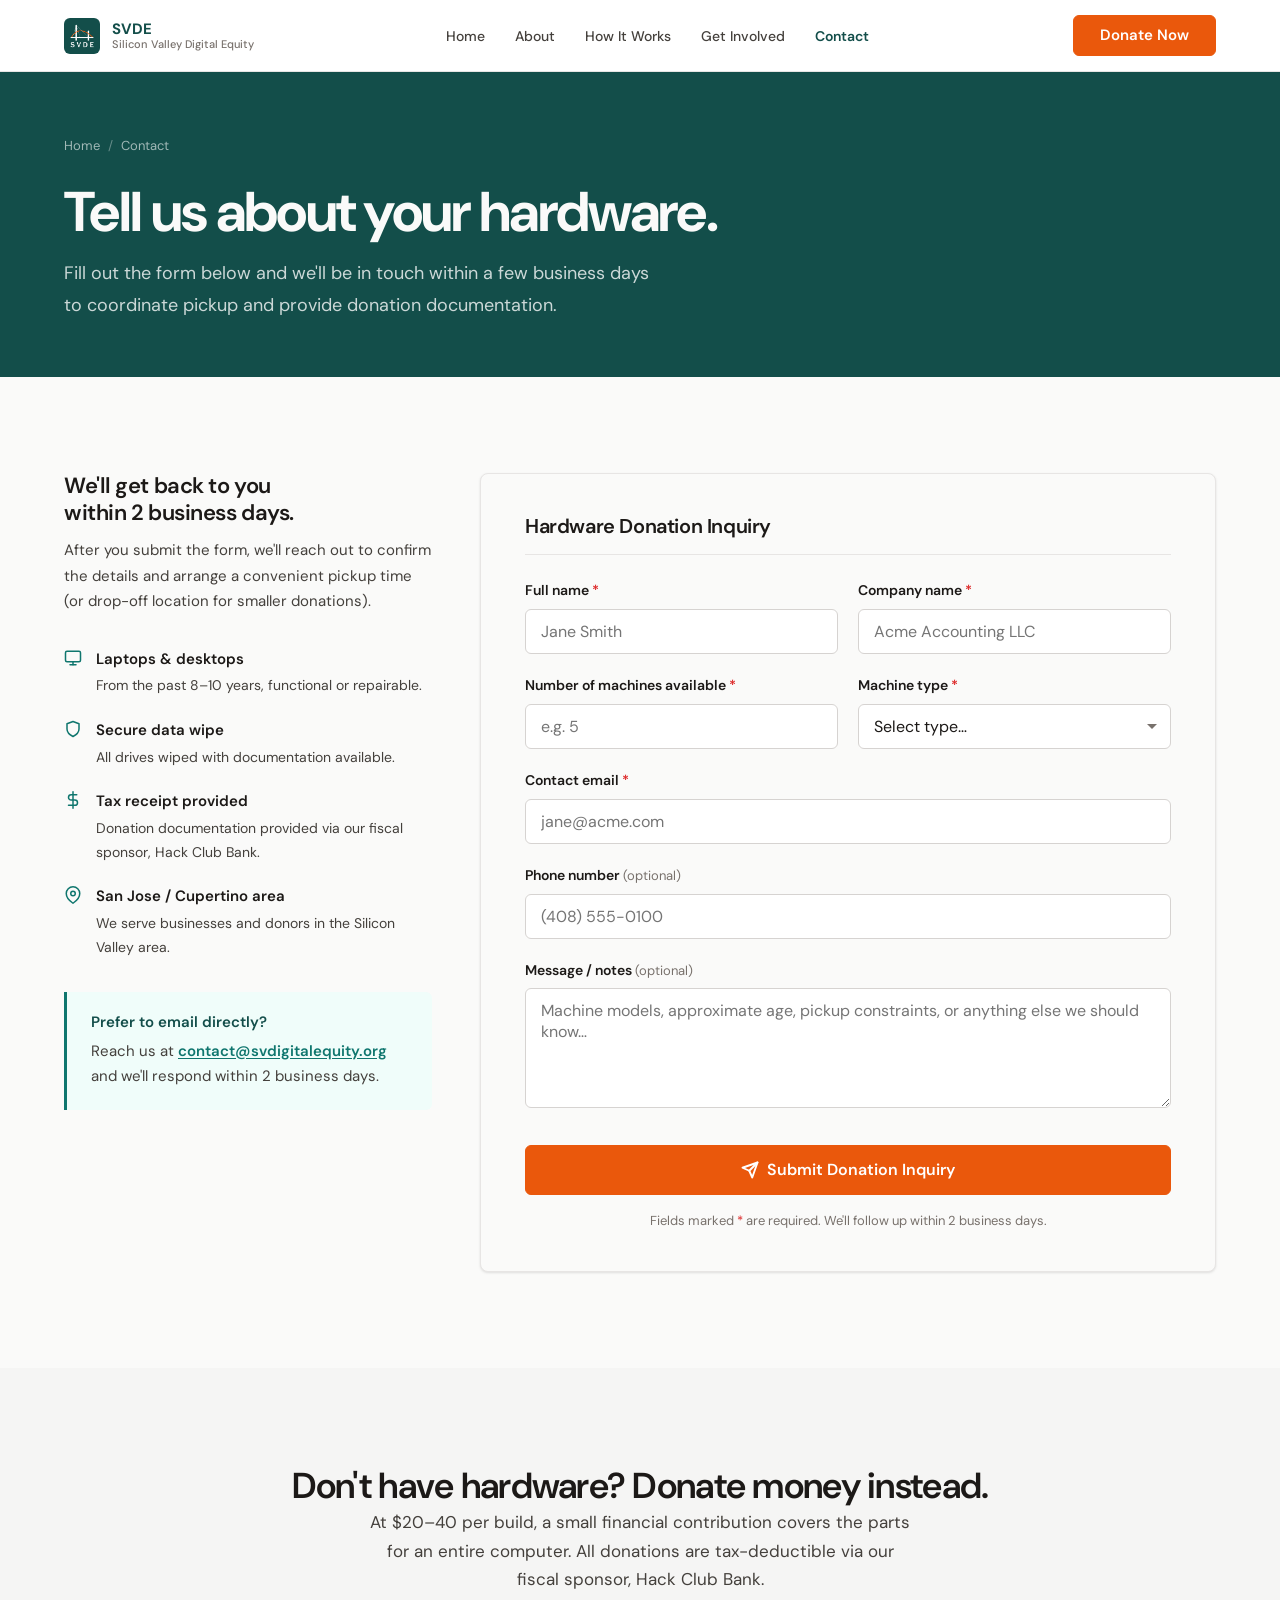
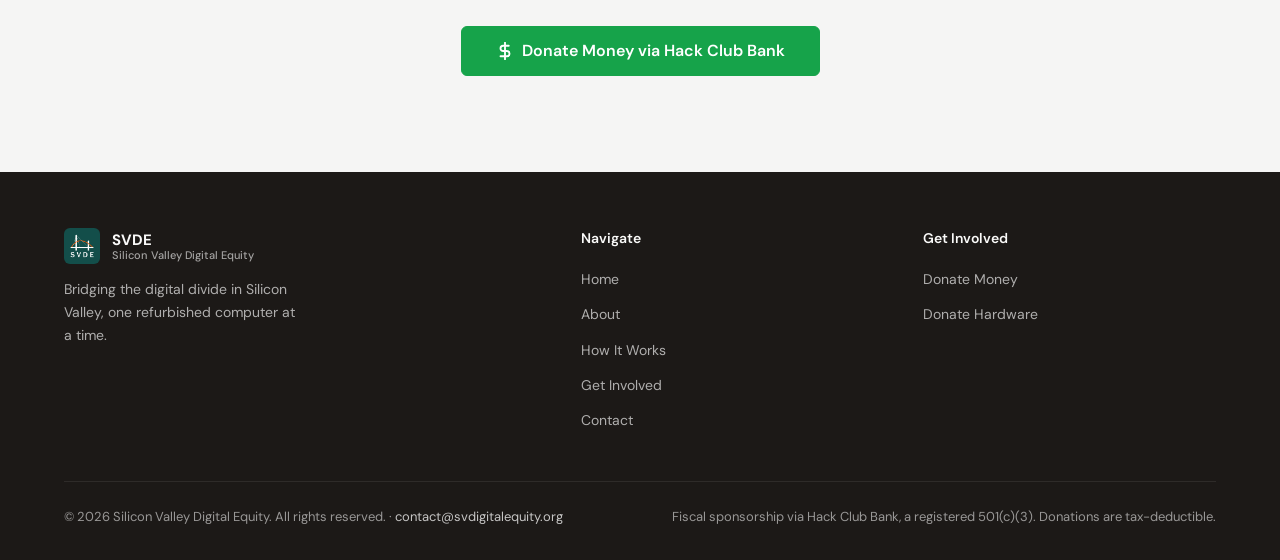
<file: contact.html>
<!DOCTYPE html>
<html lang="en">
<head>
  <meta charset="UTF-8" />
  <meta name="viewport" content="width=device-width, initial-scale=1.0" />
  <title>Contact &amp; Hardware Donation | Silicon Valley Digital Equity</title>
  <meta name="description" content="Submit a hardware donation inquiry to SVDE. We accept laptops, desktops, and mixed fleets from businesses in the San Jose / Cupertino area." />
  <meta property="og:image" content="https://svdigitalequity.org/SVDE.png" />
  <meta name="twitter:image" content="https://svdigitalequity.org/SVDE.png" />
  <link rel="stylesheet" href="styles.css" />
  <link rel="icon" type="image/png" href="SVDE.png" />
</head>
<body>

  <!-- ── Navigation ──────────────────────────────────────── -->
  <nav class="nav" role="navigation" aria-label="Main navigation">
    <div class="container">
      <div class="nav-inner">
        <a href="/" class="nav-logo" aria-label="SVDE Home">
          <div class="nav-logo-mark" aria-hidden="true"><img src="SVDE.png" width="36" height="36" alt=""></div>
          <div class="nav-logo-text">
            <span class="nav-logo-abbr">SVDE</span>
            <span class="nav-logo-full">Silicon Valley Digital Equity</span>
          </div>
        </a>
        <ul class="nav-links" role="list">
          <li><a href="/"        class="nav-link">Home</a></li>
          <li><a href="about"        class="nav-link">About</a></li>
          <li><a href="how-it-works" class="nav-link">How It Works</a></li>
          <li><a href="get-involved" class="nav-link">Get Involved</a></li>
          <li><a href="contact"      class="nav-link">Contact</a></li>
        </ul>
        <a href="https://hcb.hackclub.com/donations/start/silicon-valley-digital-equity" target="_blank" rel="noopener" class="btn btn-primary nav-cta">Donate Now</a>

        <button class="nav-hamburger" aria-label="Open menu" aria-expanded="false">
          <span></span><span></span><span></span>
        </button>
      </div>
      <div class="nav-mobile" role="menu">
        <a href="/"        class="nav-link" role="menuitem">Home</a>
        <a href="about"        class="nav-link" role="menuitem">About</a>
        <a href="how-it-works" class="nav-link" role="menuitem">How It Works</a>
        <a href="get-involved" class="nav-link" role="menuitem">Get Involved</a>
        <a href="contact"      class="nav-link" role="menuitem">Contact</a>
        <a href="https://hcb.hackclub.com/donations/start/silicon-valley-digital-equity" target="_blank" rel="noopener" class="btn btn-primary">Donate Now</a>
      </div>
    </div>
  </nav>

  <!-- ── Page Header ─────────────────────────────────────── -->
  <header class="page-header" role="banner">
    <div class="container">
      <div class="page-header-inner">
        <nav class="breadcrumb" aria-label="Breadcrumb">
          <a href="/">Home</a>
          <span class="breadcrumb-sep" aria-hidden="true">/</span>
          <span>Contact</span>
        </nav>
        <h1>Tell us about your hardware.</h1>
        <p class="lead">
          Fill out the form below and we'll be in touch within a few business days
          to coordinate pickup and provide donation documentation.
        </p>
      </div>
    </div>
  </header>

  <!-- ── Contact Layout ───────────────────────────────────── -->
  <section class="section" aria-labelledby="contact-heading">
    <div class="container">
      <div class="contact-layout">

        <!-- Sidebar info -->
        <aside aria-label="Donation information">

          <div class="contact-intro">
            <h2 id="contact-heading">We'll get back to you within 2 business days.</h2>
            <p>
              After you submit the form, we'll reach out to confirm the details and
              arrange a convenient pickup time (or drop-off location for smaller donations).
            </p>
          </div>

          <ul class="contact-facts" role="list">

            <li class="contact-fact">
              <svg width="18" height="18" viewBox="0 0 24 24" fill="none" stroke="currentColor" stroke-width="2" stroke-linecap="round" stroke-linejoin="round" aria-hidden="true"><rect x="2" y="3" width="20" height="14" rx="2"/><line x1="8" y1="21" x2="16" y2="21"/><line x1="12" y1="17" x2="12" y2="21"/></svg>
              <div>
                <strong>Laptops &amp; desktops</strong>
                <p>From the past 8–10 years, functional or repairable.</p>
              </div>
            </li>

            <li class="contact-fact">
              <svg width="18" height="18" viewBox="0 0 24 24" fill="none" stroke="currentColor" stroke-width="2" stroke-linecap="round" stroke-linejoin="round" aria-hidden="true"><path d="M12 22s8-4 8-10V5l-8-3-8 3v7c0 6 8 10 8 10z"/></svg>
              <div>
                <strong>Secure data wipe</strong>
                <p>All drives wiped with documentation available.</p>
              </div>
            </li>

            <li class="contact-fact">
              <svg width="18" height="18" viewBox="0 0 24 24" fill="none" stroke="currentColor" stroke-width="2" stroke-linecap="round" stroke-linejoin="round" aria-hidden="true"><line x1="12" y1="1" x2="12" y2="23"/><path d="M17 5H9.5a3.5 3.5 0 0 0 0 7h5a3.5 3.5 0 0 1 0 7H6"/></svg>
              <div>
                <strong>Tax receipt provided</strong>
                <p>Donation documentation provided via our fiscal sponsor, Hack Club Bank.</p>
              </div>
            </li>

            <li class="contact-fact">
              <svg width="18" height="18" viewBox="0 0 24 24" fill="none" stroke="currentColor" stroke-width="2" stroke-linecap="round" stroke-linejoin="round" aria-hidden="true"><path d="M21 10c0 7-9 13-9 13s-9-6-9-13a9 9 0 0 1 18 0z"/><circle cx="12" cy="10" r="3"/></svg>
              <div>
                <strong>San Jose / Cupertino area</strong>
                <p>We serve businesses and donors in the Silicon Valley area.</p>
              </div>
            </li>

          </ul>

          <div class="info-box info-box-blue">
            <h3>Prefer to email directly?</h3>
            <p>
              Reach us at <a href="mailto:contact@svdigitalequity.org">contact@svdigitalequity.org</a> and we'll
              respond within 2 business days.
            </p>
          </div>

        </aside>

        <!-- Form -->
        <div>

          <!-- Success message (hidden until form submits) -->
          <div id="formSuccess" class="form-success" role="alert" aria-live="polite">
                        <h3>Thank you!</h3>
            <p>We'll be in touch within 2 business days.</p>
          </div>

          <form
            id="hardwareForm"
            class="form-card"
            action="https://formspree.io/f/xbdqoqdy"
            method="POST"
            novalidate
            aria-labelledby="form-heading"
          >
            <h2 id="form-heading" class="form-title">
              Hardware Donation Inquiry
            </h2>

            <!-- Row: Full name + Company name -->
            <div class="form-row">
              <div class="form-group">
                <label for="fullName">Full name <span class="req" aria-hidden="true">*</span></label>
                <input
                  type="text"
                  id="fullName"
                  name="fullName"
                  autocomplete="name"
                  placeholder="Jane Smith"
                  required
                  aria-required="true"
                  aria-describedby="fullName-error"
                />
                <span id="fullName-error" class="field-error" role="alert"></span>
              </div>
              <div class="form-group">
                <label for="companyName">Company name <span class="req" aria-hidden="true">*</span></label>
                <input
                  type="text"
                  id="companyName"
                  name="companyName"
                  autocomplete="organization"
                  placeholder="Acme Accounting LLC"
                  required
                  aria-required="true"
                  aria-describedby="companyName-error"
                />
                <span id="companyName-error" class="field-error" role="alert"></span>
              </div>
            </div>

            <!-- Row: Number of machines + Machine type -->
            <div class="form-row">
              <div class="form-group">
                <label for="numMachines">Number of machines available <span class="req" aria-hidden="true">*</span></label>
                <input
                  type="number"
                  id="numMachines"
                  name="numMachines"
                  min="1"
                  placeholder="e.g. 5"
                  required
                  aria-required="true"
                  aria-describedby="numMachines-error"
                />
                <span id="numMachines-error" class="field-error" role="alert"></span>
              </div>
              <div class="form-group">
                <label for="machineType">Machine type <span class="req" aria-hidden="true">*</span></label>
                <select
                  id="machineType"
                  name="machineType"
                  required
                  aria-required="true"
                  aria-describedby="machineType-error"
                >
                  <option value="" disabled selected>Select type&hellip;</option>
                  <option value="Laptop">Laptop</option>
                  <option value="Desktop">Desktop</option>
                  <option value="Mixed">Mixed</option>
                </select>
                <span id="machineType-error" class="field-error" role="alert"></span>
              </div>
            </div>

            <!-- Contact email -->
            <div class="form-group">
              <label for="email">Contact email <span class="req" aria-hidden="true">*</span></label>
              <input
                type="email"
                id="email"
                name="email"
                autocomplete="email"
                placeholder="jane@acme.com"
                required
                aria-required="true"
                aria-describedby="email-error"
              />
              <span id="email-error" class="field-error" role="alert"></span>
            </div>

            <!-- Phone (optional) -->
            <div class="form-group">
              <label for="phone">
                Phone number
                <span class="optional">(optional)</span>
              </label>
              <input
                type="tel"
                id="phone"
                name="phone"
                autocomplete="tel"
                placeholder="(408) 555-0100"
                aria-describedby="phone-error"
              />
              <span id="phone-error" class="field-error" role="alert"></span>
            </div>

            <!-- Message (optional) -->
            <div class="form-group">
              <label for="message">
                Message / notes
                <span class="optional">(optional)</span>
              </label>
              <textarea
                id="message"
                name="message"
                placeholder="Machine models, approximate age, pickup constraints, or anything else we should know…"
                aria-describedby="message-hint"
              ></textarea>
              <span id="message-hint" class="field-error" role="alert"></span>
            </div>

            <!-- Submit -->
            <button type="submit" class="btn btn-primary btn-lg btn-block">
              <svg width="18" height="18" viewBox="0 0 24 24" fill="none" stroke="currentColor" stroke-width="2.5" stroke-linecap="round" stroke-linejoin="round" aria-hidden="true"><line x1="22" y1="2" x2="11" y2="13"/><polygon points="22 2 15 22 11 13 2 9 22 2"/></svg>
              Submit Donation Inquiry
            </button>

            <p class="form-note">
              Fields marked <span class="req" aria-hidden="true">*</span>
              <span class="sr-only">with an asterisk</span> are required.
              We'll follow up within 2 business days.
            </p>

          </form>
        </div>

      </div>
    </div>
  </section>

  <!-- ── Also donate money ─────────────────────────────────── -->
  <section class="section bg-surface" aria-labelledby="also-money-heading">
    <div class="container also-money">
      <div>
        <h2 id="also-money-heading">Don't have hardware? Donate money instead.</h2>
        <p>
          At $20–40 per build, a small financial contribution covers the parts for
          an entire computer. All donations are tax-deductible via our fiscal sponsor, Hack Club Bank.
        </p>
        <a href="https://hcb.hackclub.com/donations/start/silicon-valley-digital-equity" target="_blank" rel="noopener" class="btn btn-green btn-lg" aria-label="Donate money via Hack Club Bank">
          <svg width="18" height="18" viewBox="0 0 24 24" fill="none" stroke="currentColor" stroke-width="2.5" stroke-linecap="round" stroke-linejoin="round" aria-hidden="true"><line x1="12" y1="1" x2="12" y2="23"/><path d="M17 5H9.5a3.5 3.5 0 0 0 0 7h5a3.5 3.5 0 0 1 0 7H6"/></svg>
          Donate Money via Hack Club Bank
        </a>
      </div>
    </div>
  </section>

  <!-- ── Footer ───────────────────────────────────────────── -->
  <footer class="footer" role="contentinfo">
    <div class="container">
      <div class="footer-inner">
        <div class="footer-brand">
          <a href="/" class="nav-logo" aria-label="SVDE Home">
            <div class="nav-logo-mark" aria-hidden="true"><img src="SVDE.png" width="36" height="36" alt=""></div>
            <div class="nav-logo-text">
              <span class="nav-logo-abbr">SVDE</span>
              <span class="nav-logo-full">Silicon Valley Digital Equity</span>
            </div>
          </a>
          <p class="footer-tagline">Bridging the digital divide in Silicon Valley, one refurbished computer at a time.</p>
        </div>
        <div class="footer-col">
          <h4>Navigate</h4>
          <ul class="footer-links" role="list">
            <li><a href="/">Home</a></li>
            <li><a href="about">About</a></li>
            <li><a href="how-it-works">How It Works</a></li>
            <li><a href="get-involved">Get Involved</a></li>
            <li><a href="contact">Contact</a></li>
          </ul>
        </div>
        <div class="footer-col">
          <h4>Get Involved</h4>
          <ul class="footer-links" role="list">
            <li><a href="https://hcb.hackclub.com/donations/start/silicon-valley-digital-equity" target="_blank" rel="noopener">Donate Money</a></li>
            <li><a href="contact">Donate Hardware</a></li>
          </ul>
        </div>
      </div>
      <div class="footer-bottom">
        <p class="footer-copy">&copy; 2026 Silicon Valley Digital Equity. All rights reserved. &middot; <a href="mailto:contact@svdigitalequity.org">contact@svdigitalequity.org</a></p>
        <p class="footer-legal">Fiscal sponsorship via Hack Club Bank, a registered 501(c)(3). Donations are tax-deductible.</p>
      </div>
    </div>
  </footer>

  <script src="script.js"></script>
  <script>
    /* Contact page: make sidebar responsive */
    (function () {
      const layout = document.querySelector('.section .container > div[style*="grid"]');
      function check() {
        if (!layout) return;
        if (window.innerWidth <= 768) {
          layout.style.gridTemplateColumns = '1fr';
        } else {
          layout.style.gridTemplateColumns = '1fr 2fr';
        }
      }
      window.addEventListener('resize', check);
      check();
    })();
  </script>
</body>
</html>
</file>
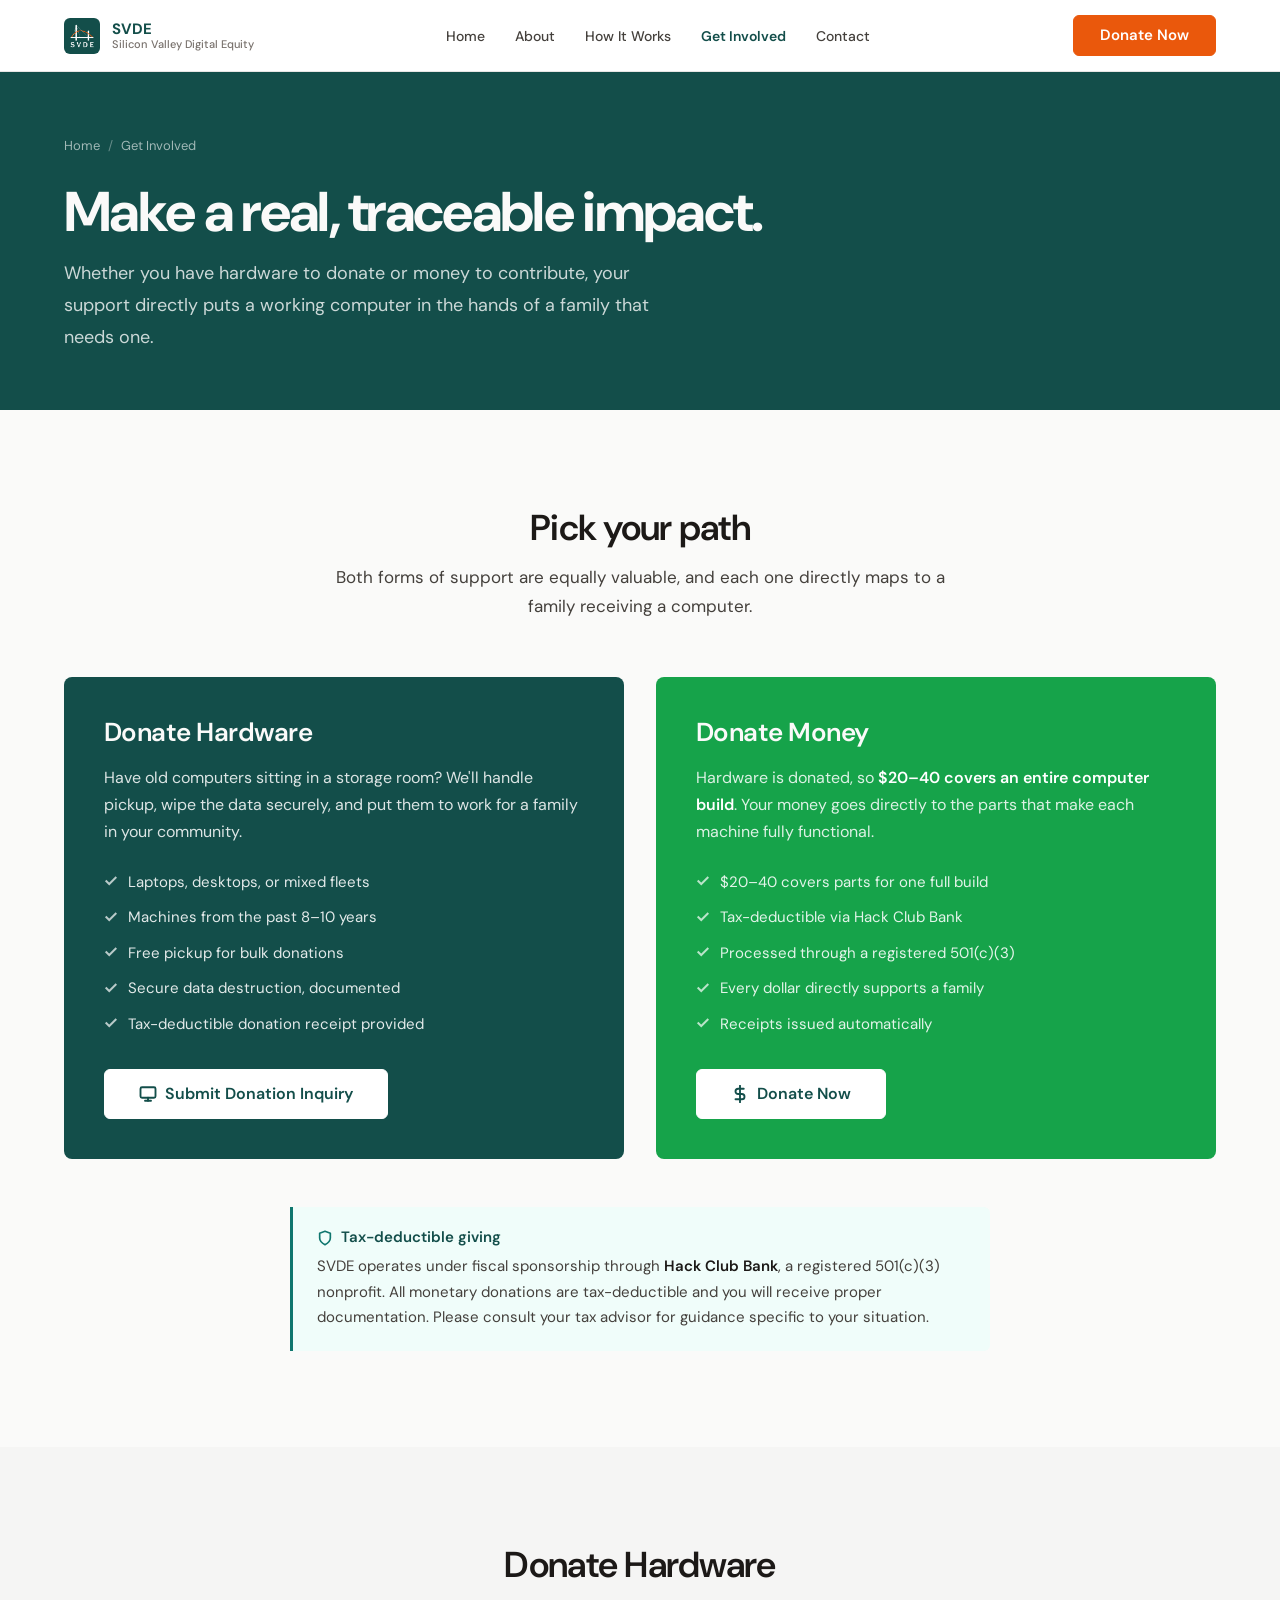
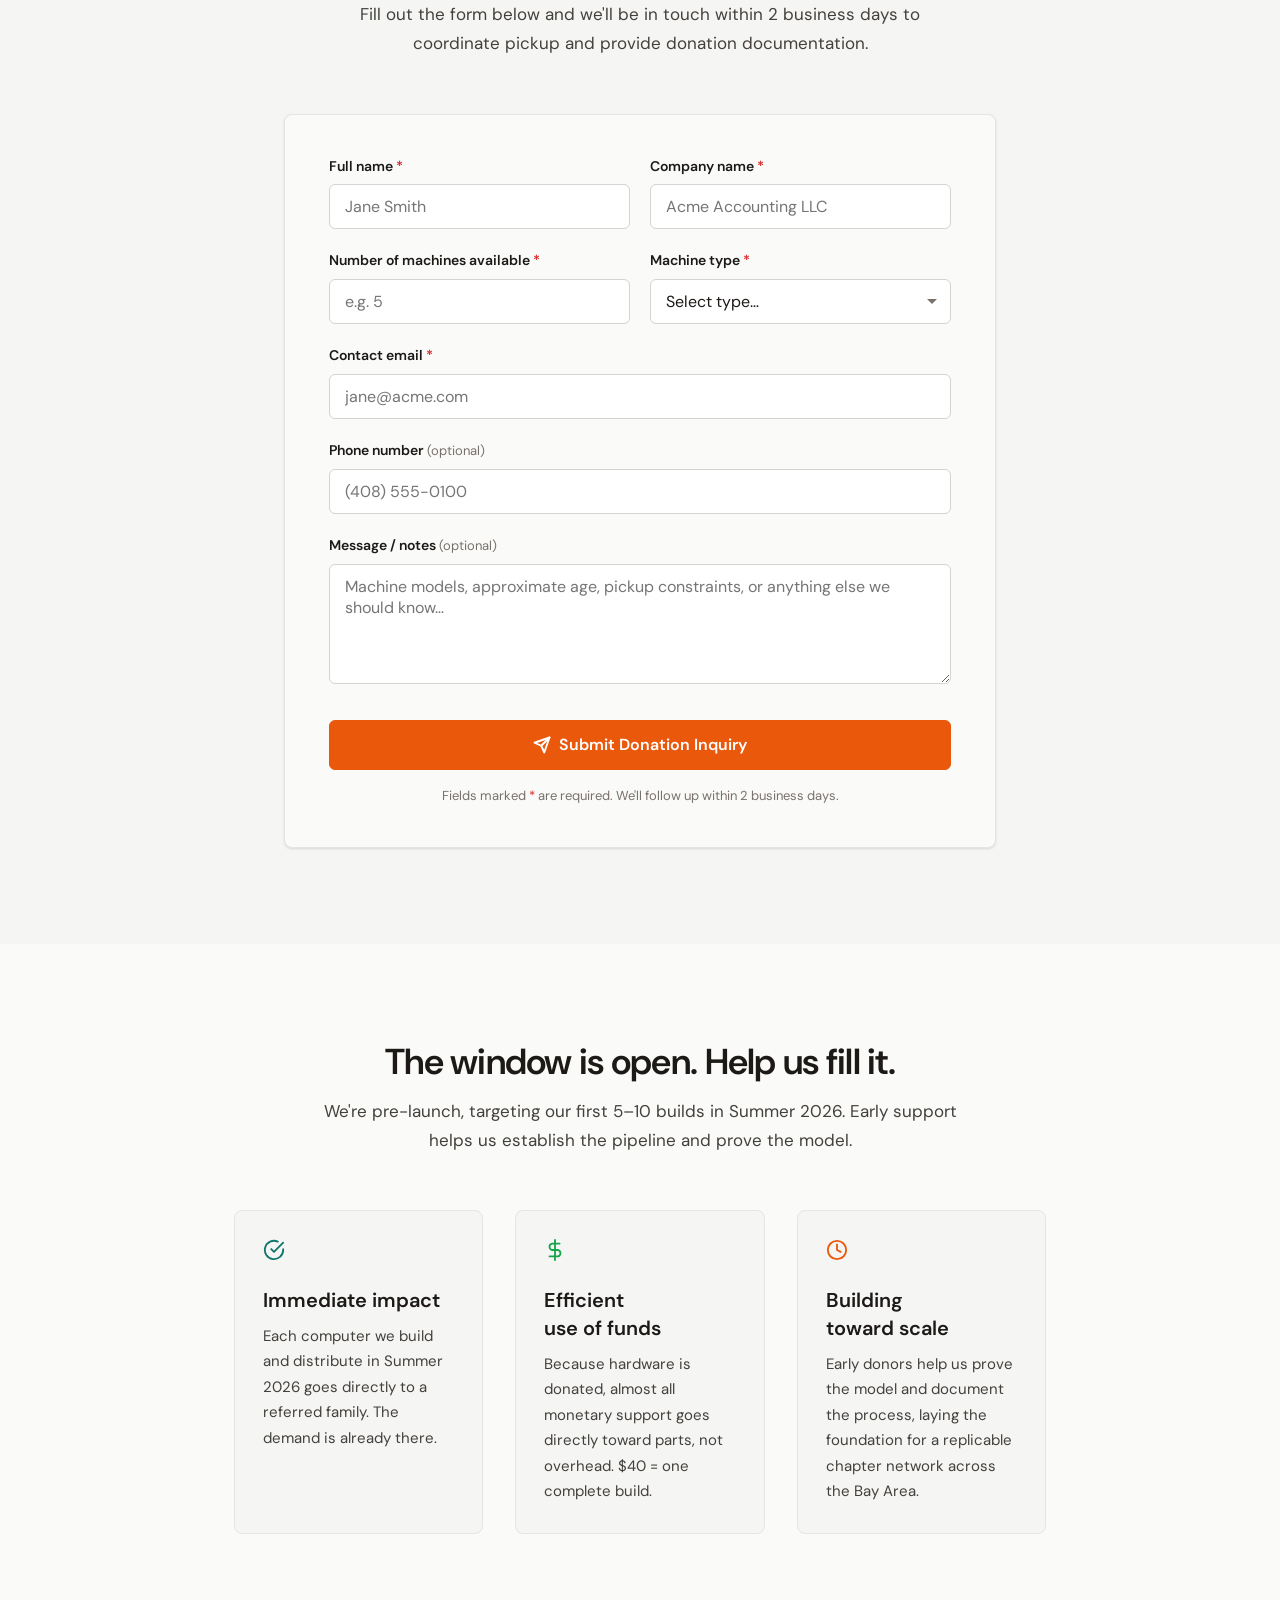
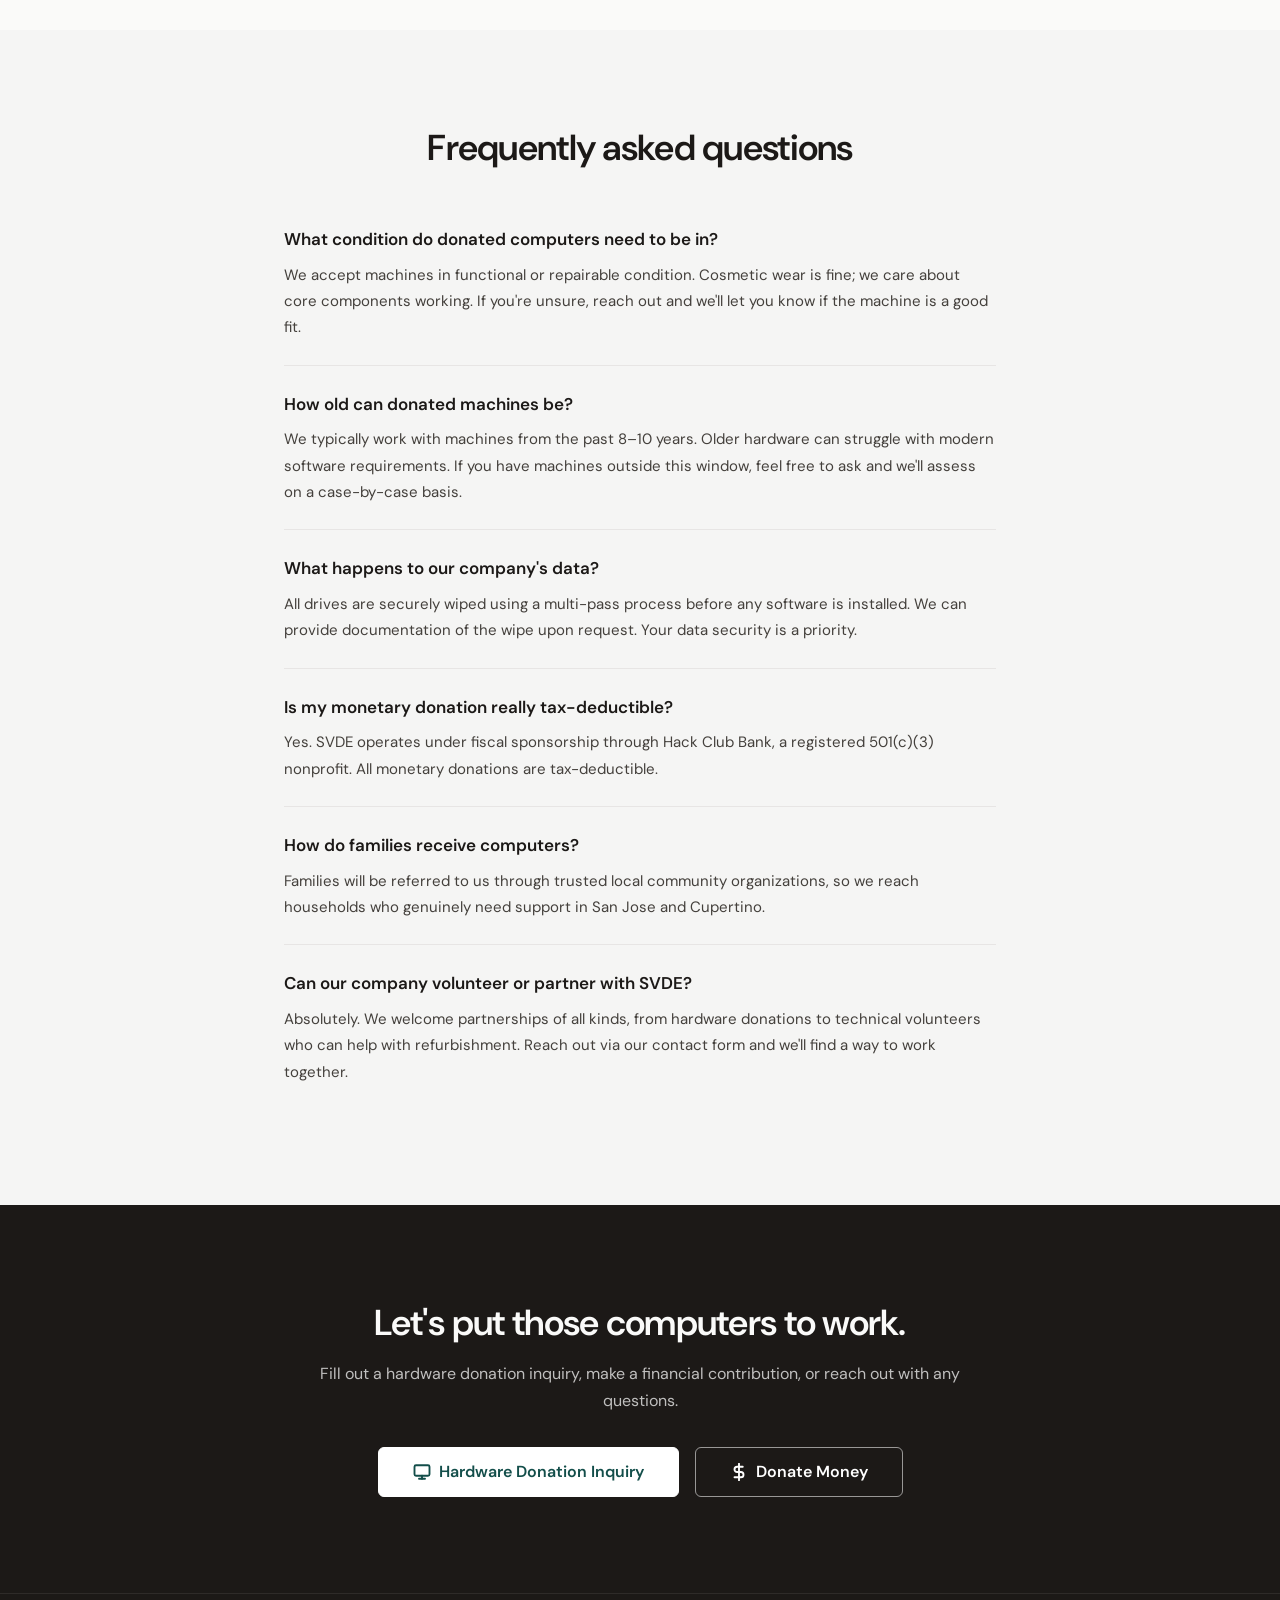
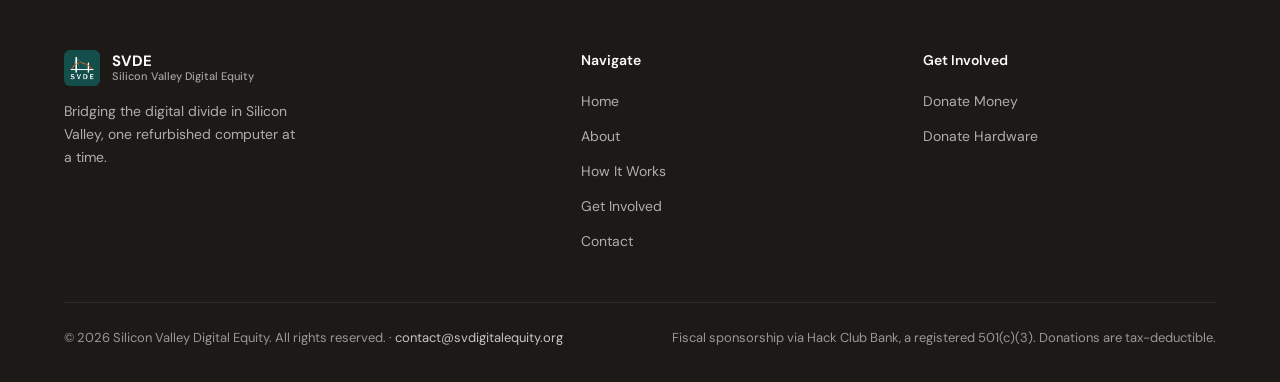
<file: get-involved.html>
<!DOCTYPE html>
<html lang="en">
<head>
  <meta charset="UTF-8" />
  <meta name="viewport" content="width=device-width, initial-scale=1.0" />
  <title>Get Involved | Silicon Valley Digital Equity</title>
  <meta name="description" content="Support SVDE by donating old computers from your business or making a tax-deductible financial contribution through Hack Club Bank." />
  <meta property="og:image" content="https://svdigitalequity.org/SVDE.png" />
  <meta name="twitter:image" content="https://svdigitalequity.org/SVDE.png" />
  <link rel="stylesheet" href="styles.css" />
  <link rel="icon" type="image/png" href="SVDE.png" />
</head>
<body>

  <!-- ── Navigation ──────────────────────────────────────── -->
  <nav class="nav" role="navigation" aria-label="Main navigation">
    <div class="container">
      <div class="nav-inner">
        <a href="/" class="nav-logo" aria-label="SVDE Home">
          <div class="nav-logo-mark" aria-hidden="true"><img src="SVDE.png" width="36" height="36" alt=""></div>
          <div class="nav-logo-text">
            <span class="nav-logo-abbr">SVDE</span>
            <span class="nav-logo-full">Silicon Valley Digital Equity</span>
          </div>
        </a>
        <ul class="nav-links" role="list">
          <li><a href="/"        class="nav-link">Home</a></li>
          <li><a href="about"        class="nav-link">About</a></li>
          <li><a href="how-it-works" class="nav-link">How It Works</a></li>
          <li><a href="get-involved" class="nav-link">Get Involved</a></li>
          <li><a href="contact"      class="nav-link">Contact</a></li>
        </ul>
        <a href="https://hcb.hackclub.com/donations/start/silicon-valley-digital-equity" target="_blank" rel="noopener" class="btn btn-primary nav-cta">Donate Now</a>

        <button class="nav-hamburger" aria-label="Open menu" aria-expanded="false">
          <span></span><span></span><span></span>
        </button>
      </div>
      <div class="nav-mobile" role="menu">
        <a href="/"        class="nav-link" role="menuitem">Home</a>
        <a href="about"        class="nav-link" role="menuitem">About</a>
        <a href="how-it-works" class="nav-link" role="menuitem">How It Works</a>
        <a href="get-involved" class="nav-link" role="menuitem">Get Involved</a>
        <a href="contact"      class="nav-link" role="menuitem">Contact</a>
        <a href="https://hcb.hackclub.com/donations/start/silicon-valley-digital-equity" target="_blank" rel="noopener" class="btn btn-primary">Donate Now</a>
      </div>
    </div>
  </nav>

  <!-- ── Page Header ─────────────────────────────────────── -->
  <header class="page-header" role="banner">
    <div class="container">
      <div class="page-header-inner">
        <nav class="breadcrumb" aria-label="Breadcrumb">
          <a href="/">Home</a>
          <span class="breadcrumb-sep" aria-hidden="true">/</span>
          <span>Get Involved</span>
        </nav>
        <h1>Make a real, traceable impact.</h1>
        <p class="lead">
          Whether you have hardware to donate or money to contribute, your support
          directly puts a working computer in the hands of a family that needs one.
        </p>
      </div>
    </div>
  </header>

  <!-- ── Two Tracks ───────────────────────────────────────── -->
  <section class="section" aria-labelledby="tracks-heading">
    <div class="container">

      <div class="section-header">
        <h2 id="tracks-heading">Pick your path</h2>
        <p>Both forms of support are equally valuable, and each one directly maps to a family receiving a computer.</p>
      </div>

      <div class="tracks">

        <!-- Track 1: Hardware -->
        <div class="track-card track-card-blue" aria-labelledby="track1-heading">
          <h2 id="track1-heading">Donate Hardware</h2>
          <p>
            Have old computers sitting in a storage room? We'll handle pickup,
            wipe the data securely, and put them to work for a family in your
            community.
          </p>
          <ul class="track-list" role="list">
            <li>Laptops, desktops, or mixed fleets</li>
            <li>Machines from the past 8–10 years</li>
            <li>Free pickup for bulk donations</li>
            <li>Secure data destruction, documented</li>
            <li>Tax-deductible donation receipt provided</li>
          </ul>
          <a href="#donate-hardware-form" class="btn btn-white btn-lg" aria-label="Fill out hardware donation inquiry form">
            <svg width="18" height="18" viewBox="0 0 24 24" fill="none" stroke="currentColor" stroke-width="2.5" stroke-linecap="round" stroke-linejoin="round" aria-hidden="true"><rect x="2" y="3" width="20" height="14" rx="2"/><line x1="8" y1="21" x2="16" y2="21"/><line x1="12" y1="17" x2="12" y2="21"/></svg>
            Submit Donation Inquiry
          </a>
        </div>

        <!-- Track 2: Money -->
        <div class="track-card track-card-green" id="donate-money" aria-labelledby="track2-heading">
          <h2 id="track2-heading">Donate Money</h2>
          <p>
            Hardware is donated, so <strong>$20–40 covers an entire computer build</strong>.
            Your money goes directly to the parts that make each machine fully
            functional.
          </p>
          <ul class="track-list" role="list">
            <li>$20–40 covers parts for one full build</li>
            <li>Tax-deductible via Hack Club Bank</li>
            <li>Processed through a registered 501(c)(3)</li>
            <li>Every dollar directly supports a family</li>
            <li>Receipts issued automatically</li>
          </ul>
          <a href="https://hcb.hackclub.com/donations/start/silicon-valley-digital-equity" target="_blank" rel="noopener" class="btn btn-white btn-lg" aria-label="Donate money via Hack Club Bank">
            <svg width="18" height="18" viewBox="0 0 24 24" fill="none" stroke="currentColor" stroke-width="2.5" stroke-linecap="round" stroke-linejoin="round" aria-hidden="true"><line x1="12" y1="1" x2="12" y2="23"/><path d="M17 5H9.5a3.5 3.5 0 0 0 0 7h5a3.5 3.5 0 0 1 0 7H6"/></svg>
            Donate Now
          </a>
        </div>

      </div>

      <!-- Tax info box -->
      <div class="info-box info-box-blue info-box-narrow">
        <h3>
          <svg width="16" height="16" viewBox="0 0 24 24" fill="none" stroke="currentColor" stroke-width="2.5" stroke-linecap="round" stroke-linejoin="round" aria-hidden="true"><path d="M12 22s8-4 8-10V5l-8-3-8 3v7c0 6 8 10 8 10z"/></svg>
          Tax-deductible giving
        </h3>
        <p>
          SVDE operates under fiscal sponsorship through <strong>Hack Club Bank</strong>,
          a registered 501(c)(3) nonprofit. All monetary donations are
          tax-deductible and you will receive proper documentation. Please consult your
          tax advisor for guidance specific to your situation.
        </p>
      </div>

    </div>
  </section>

  <!-- ── Hardware Donation Form ──────────────────────────── -->
  <section class="section bg-surface" id="donate-hardware-form" aria-labelledby="hw-form-heading">
    <div class="container container-form">

      <div class="section-header">
        <h2 id="hw-form-heading">Donate Hardware</h2>
        <p>Fill out the form below and we'll be in touch within 2 business days to coordinate pickup and provide donation documentation.</p>
      </div>

      <!-- Success message (hidden until form submits) -->
      <div id="formSuccess" class="form-success" role="alert" aria-live="polite">
                <h3>Thank you!</h3>
        <p>We'll be in touch within 2 business days.</p>
      </div>

      <form
        id="hardwareForm"
        class="form-card"
        action="https://formspree.io/f/xbdqoqdy"
        method="POST"
        novalidate
        aria-labelledby="hw-form-heading"
      >

        <!-- Row: Full name + Company name -->
        <div class="form-row">
          <div class="form-group">
            <label for="fullName">Full name <span class="req" aria-hidden="true">*</span></label>
            <input
              type="text"
              id="fullName"
              name="fullName"
              autocomplete="name"
              placeholder="Jane Smith"
              required
              aria-required="true"
              aria-describedby="fullName-error"
            />
            <span id="fullName-error" class="field-error" role="alert"></span>
          </div>
          <div class="form-group">
            <label for="companyName">Company name <span class="req" aria-hidden="true">*</span></label>
            <input
              type="text"
              id="companyName"
              name="companyName"
              autocomplete="organization"
              placeholder="Acme Accounting LLC"
              required
              aria-required="true"
              aria-describedby="companyName-error"
            />
            <span id="companyName-error" class="field-error" role="alert"></span>
          </div>
        </div>

        <!-- Row: Number of machines + Machine type -->
        <div class="form-row">
          <div class="form-group">
            <label for="numMachines">Number of machines available <span class="req" aria-hidden="true">*</span></label>
            <input
              type="number"
              id="numMachines"
              name="numMachines"
              min="1"
              placeholder="e.g. 5"
              required
              aria-required="true"
              aria-describedby="numMachines-error"
            />
            <span id="numMachines-error" class="field-error" role="alert"></span>
          </div>
          <div class="form-group">
            <label for="machineType">Machine type <span class="req" aria-hidden="true">*</span></label>
            <select
              id="machineType"
              name="machineType"
              required
              aria-required="true"
              aria-describedby="machineType-error"
            >
              <option value="" disabled selected>Select type&hellip;</option>
              <option value="Laptop">Laptop</option>
              <option value="Desktop">Desktop</option>
              <option value="Mixed">Mixed</option>
            </select>
            <span id="machineType-error" class="field-error" role="alert"></span>
          </div>
        </div>

        <!-- Contact email -->
        <div class="form-group">
          <label for="email">Contact email <span class="req" aria-hidden="true">*</span></label>
          <input
            type="email"
            id="email"
            name="email"
            autocomplete="email"
            placeholder="jane@acme.com"
            required
            aria-required="true"
            aria-describedby="email-error"
          />
          <span id="email-error" class="field-error" role="alert"></span>
        </div>

        <!-- Phone (optional) -->
        <div class="form-group">
          <label for="phone">
            Phone number
            <span class="optional">(optional)</span>
          </label>
          <input
            type="tel"
            id="phone"
            name="phone"
            autocomplete="tel"
            placeholder="(408) 555-0100"
            aria-describedby="phone-error"
          />
          <span id="phone-error" class="field-error" role="alert"></span>
        </div>

        <!-- Message (optional) -->
        <div class="form-group">
          <label for="message">
            Message / notes
            <span class="optional">(optional)</span>
          </label>
          <textarea
            id="message"
            name="message"
            placeholder="Machine models, approximate age, pickup constraints, or anything else we should know…"
            aria-describedby="message-hint"
          ></textarea>
          <span id="message-hint" class="field-error" role="alert"></span>
        </div>

        <!-- Submit -->
        <button type="submit" class="btn btn-primary btn-lg btn-block">
          <svg width="18" height="18" viewBox="0 0 24 24" fill="none" stroke="currentColor" stroke-width="2.5" stroke-linecap="round" stroke-linejoin="round" aria-hidden="true"><line x1="22" y1="2" x2="11" y2="13"/><polygon points="22 2 15 22 11 13 2 9 22 2"/></svg>
          Submit Donation Inquiry
        </button>

        <p class="form-note">
          Fields marked <span class="req" aria-hidden="true">*</span>
          <span class="sr-only">with an asterisk</span> are required.
          We'll follow up within 2 business days.
        </p>

      </form>
    </div>
  </section>

  <!-- ── Why Now ───────────────────────────────────────────── -->
  <section class="section" aria-labelledby="whynow-heading">
    <div class="container container-narrow">

      <div class="section-header">
        <h2 id="whynow-heading">The window is open. Help us fill it.</h2>
        <p>
          We're pre-launch, targeting our first 5–10 builds in Summer 2026.
          Early support helps us establish the pipeline and prove the model.
        </p>
      </div>

      <div class="grid-3">
        <div class="card">
          <div class="card-icon card-icon-blue" aria-hidden="true">
            <svg width="24" height="24" viewBox="0 0 24 24" fill="none" stroke="currentColor" stroke-width="2" stroke-linecap="round" stroke-linejoin="round"><path d="M22 11.08V12a10 10 0 1 1-5.93-9.14"/><polyline points="22 4 12 14.01 9 11.01"/></svg>
          </div>
          <h3>Immediate impact</h3>
          <p>Each computer we build and distribute in Summer 2026 goes directly to a referred family. The demand is already there.</p>
        </div>
        <div class="card">
          <div class="card-icon card-icon-green" aria-hidden="true">
            <svg width="24" height="24" viewBox="0 0 24 24" fill="none" stroke="currentColor" stroke-width="2" stroke-linecap="round" stroke-linejoin="round"><line x1="12" y1="1" x2="12" y2="23"/><path d="M17 5H9.5a3.5 3.5 0 0 0 0 7h5a3.5 3.5 0 0 1 0 7H6"/></svg>
          </div>
          <h3>Efficient use of funds</h3>
          <p>Because hardware is donated, almost all monetary support goes directly toward parts, not overhead. $40 = one complete build.</p>
        </div>
        <div class="card">
          <div class="card-icon card-icon-orange" aria-hidden="true">
            <svg width="24" height="24" viewBox="0 0 24 24" fill="none" stroke="currentColor" stroke-width="2" stroke-linecap="round" stroke-linejoin="round"><circle cx="12" cy="12" r="10"/><polyline points="12 6 12 12 16 14"/></svg>
          </div>
          <h3>Building toward scale</h3>
          <p>Early donors help us prove the model and document the process, laying the foundation for a replicable chapter network across the Bay Area.</p>
        </div>
      </div>

    </div>
  </section>

  <!-- ── FAQ ──────────────────────────────────────────────── -->
  <section class="section bg-surface" aria-labelledby="faq-heading">
    <div class="container container-form">

      <div class="section-header">
        <h2 id="faq-heading">Frequently asked questions</h2>
      </div>

      <div role="list">
        <div class="faq-item" role="listitem">
          <div class="faq-q">What condition do donated computers need to be in?</div>
          <p class="faq-a">We accept machines in functional or repairable condition. Cosmetic wear is fine; we care about core components working. If you're unsure, reach out and we'll let you know if the machine is a good fit.</p>
        </div>
        <div class="faq-item" role="listitem">
          <div class="faq-q">How old can donated machines be?</div>
          <p class="faq-a">We typically work with machines from the past 8–10 years. Older hardware can struggle with modern software requirements. If you have machines outside this window, feel free to ask and we'll assess on a case-by-case basis.</p>
        </div>
        <div class="faq-item" role="listitem">
          <div class="faq-q">What happens to our company's data?</div>
          <p class="faq-a">All drives are securely wiped using a multi-pass process before any software is installed. We can provide documentation of the wipe upon request. Your data security is a priority.</p>
        </div>
        <div class="faq-item" role="listitem">
          <div class="faq-q">Is my monetary donation really tax-deductible?</div>
          <p class="faq-a">Yes. SVDE operates under fiscal sponsorship through Hack Club Bank, a registered 501(c)(3) nonprofit. All monetary donations are tax-deductible.</p>
        </div>
        <div class="faq-item" role="listitem">
          <div class="faq-q">How do families receive computers?</div>
          <p class="faq-a">Families will be referred to us through trusted local community organizations, so we reach households who genuinely need support in San Jose and Cupertino.</p>
        </div>
        <div class="faq-item" role="listitem">
          <div class="faq-q">Can our company volunteer or partner with SVDE?</div>
          <p class="faq-a">Absolutely. We welcome partnerships of all kinds, from hardware donations to technical volunteers who can help with refurbishment. Reach out via our contact form and we'll find a way to work together.</p>
        </div>
      </div>

    </div>
  </section>

  <!-- ── CTA ──────────────────────────────────────────────── -->
  <section class="cta-section section" aria-labelledby="gi-cta-heading">
    <div class="container">
      <div class="cta-inner">
        <h2 id="gi-cta-heading">Let's put those computers to work.</h2>
        <p>
          Fill out a hardware donation inquiry, make a financial contribution,
          or reach out with any questions.
        </p>
        <div class="cta-actions">
          <a href="#donate-hardware-form" class="btn btn-white btn-lg">
            <svg width="18" height="18" viewBox="0 0 24 24" fill="none" stroke="currentColor" stroke-width="2.5" stroke-linecap="round" stroke-linejoin="round" aria-hidden="true"><rect x="2" y="3" width="20" height="14" rx="2"/><line x1="8" y1="21" x2="16" y2="21"/><line x1="12" y1="17" x2="12" y2="21"/></svg>
            Hardware Donation Inquiry
          </a>
          <a href="https://hcb.hackclub.com/donations/start/silicon-valley-digital-equity" target="_blank" rel="noopener" class="btn btn-outline-white btn-lg">
            <svg width="18" height="18" viewBox="0 0 24 24" fill="none" stroke="currentColor" stroke-width="2.5" stroke-linecap="round" stroke-linejoin="round" aria-hidden="true"><line x1="12" y1="1" x2="12" y2="23"/><path d="M17 5H9.5a3.5 3.5 0 0 0 0 7h5a3.5 3.5 0 0 1 0 7H6"/></svg>
            Donate Money
          </a>
        </div>
      </div>
    </div>
  </section>

  <!-- ── Footer ───────────────────────────────────────────── -->
  <footer class="footer" role="contentinfo">
    <div class="container">
      <div class="footer-inner">
        <div class="footer-brand">
          <a href="/" class="nav-logo" aria-label="SVDE Home">
            <div class="nav-logo-mark" aria-hidden="true"><img src="SVDE.png" width="36" height="36" alt=""></div>
            <div class="nav-logo-text">
              <span class="nav-logo-abbr">SVDE</span>
              <span class="nav-logo-full">Silicon Valley Digital Equity</span>
            </div>
          </a>
          <p class="footer-tagline">Bridging the digital divide in Silicon Valley, one refurbished computer at a time.</p>
        </div>
        <div class="footer-col">
          <h4>Navigate</h4>
          <ul class="footer-links" role="list">
            <li><a href="/">Home</a></li>
            <li><a href="about">About</a></li>
            <li><a href="how-it-works">How It Works</a></li>
            <li><a href="get-involved">Get Involved</a></li>
            <li><a href="contact">Contact</a></li>
          </ul>
        </div>
        <div class="footer-col">
          <h4>Get Involved</h4>
          <ul class="footer-links" role="list">
            <li><a href="https://hcb.hackclub.com/donations/start/silicon-valley-digital-equity" target="_blank" rel="noopener">Donate Money</a></li>
            <li><a href="#donate-hardware-form">Donate Hardware</a></li>
          </ul>
        </div>
      </div>
      <div class="footer-bottom">
        <p class="footer-copy">&copy; 2026 Silicon Valley Digital Equity. All rights reserved. &middot; <a href="mailto:contact@svdigitalequity.org">contact@svdigitalequity.org</a></p>
        <p class="footer-legal">Fiscal sponsorship via Hack Club Bank, a registered 501(c)(3). Donations are tax-deductible.</p>
      </div>
    </div>
  </footer>

  <script src="script.js"></script>
</body>
</html>
</file>
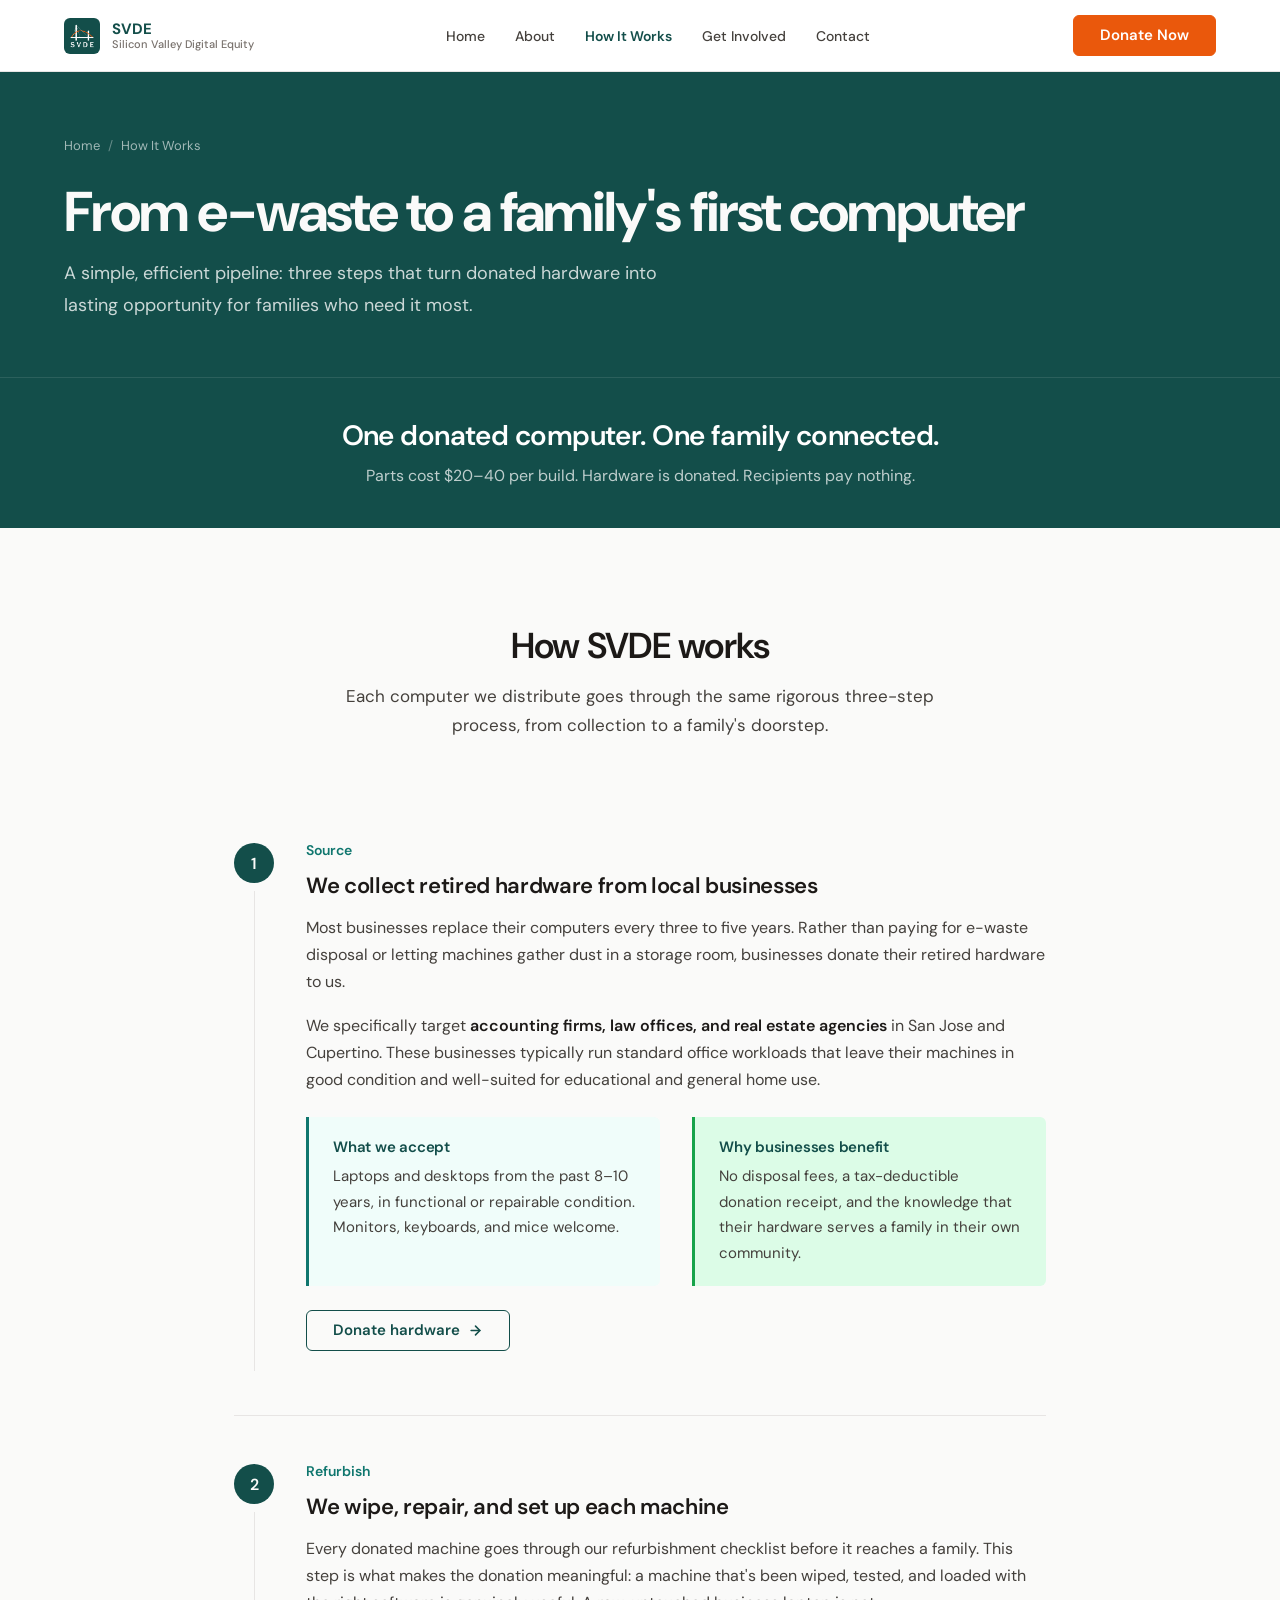
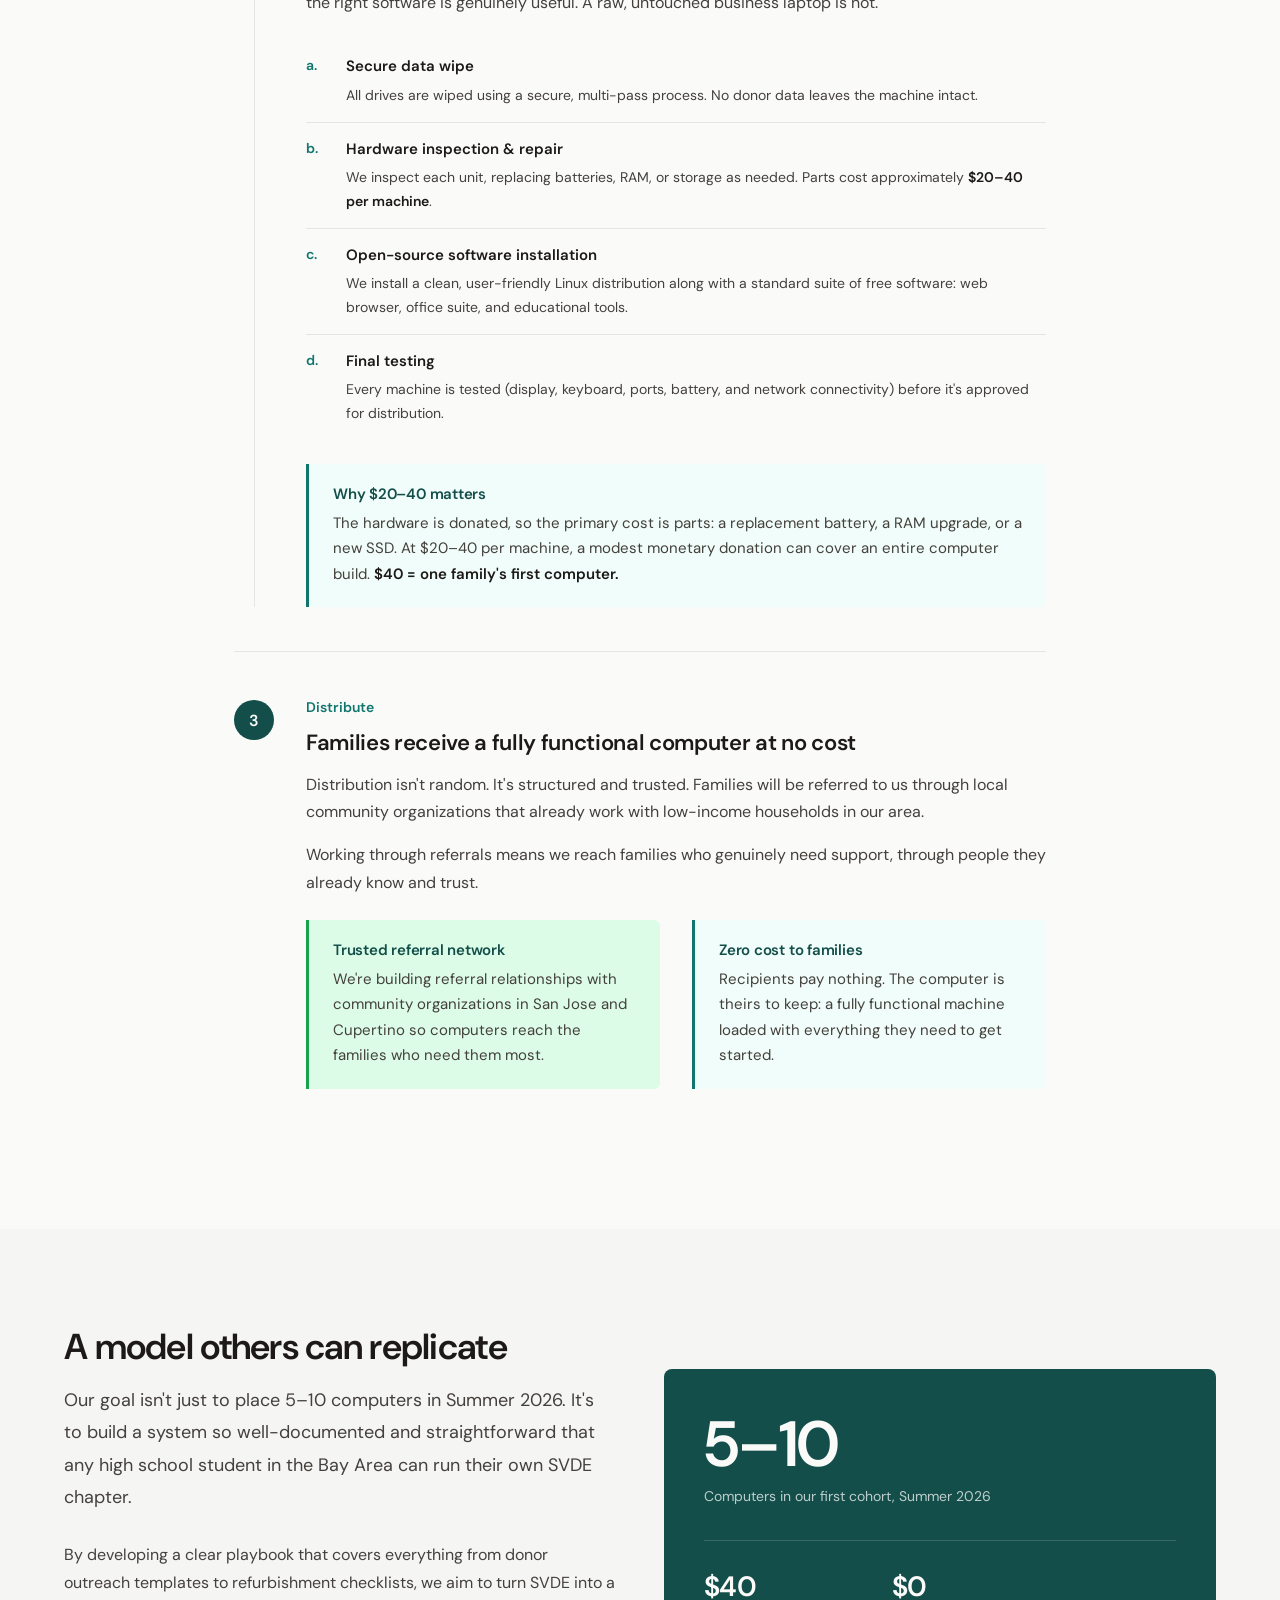
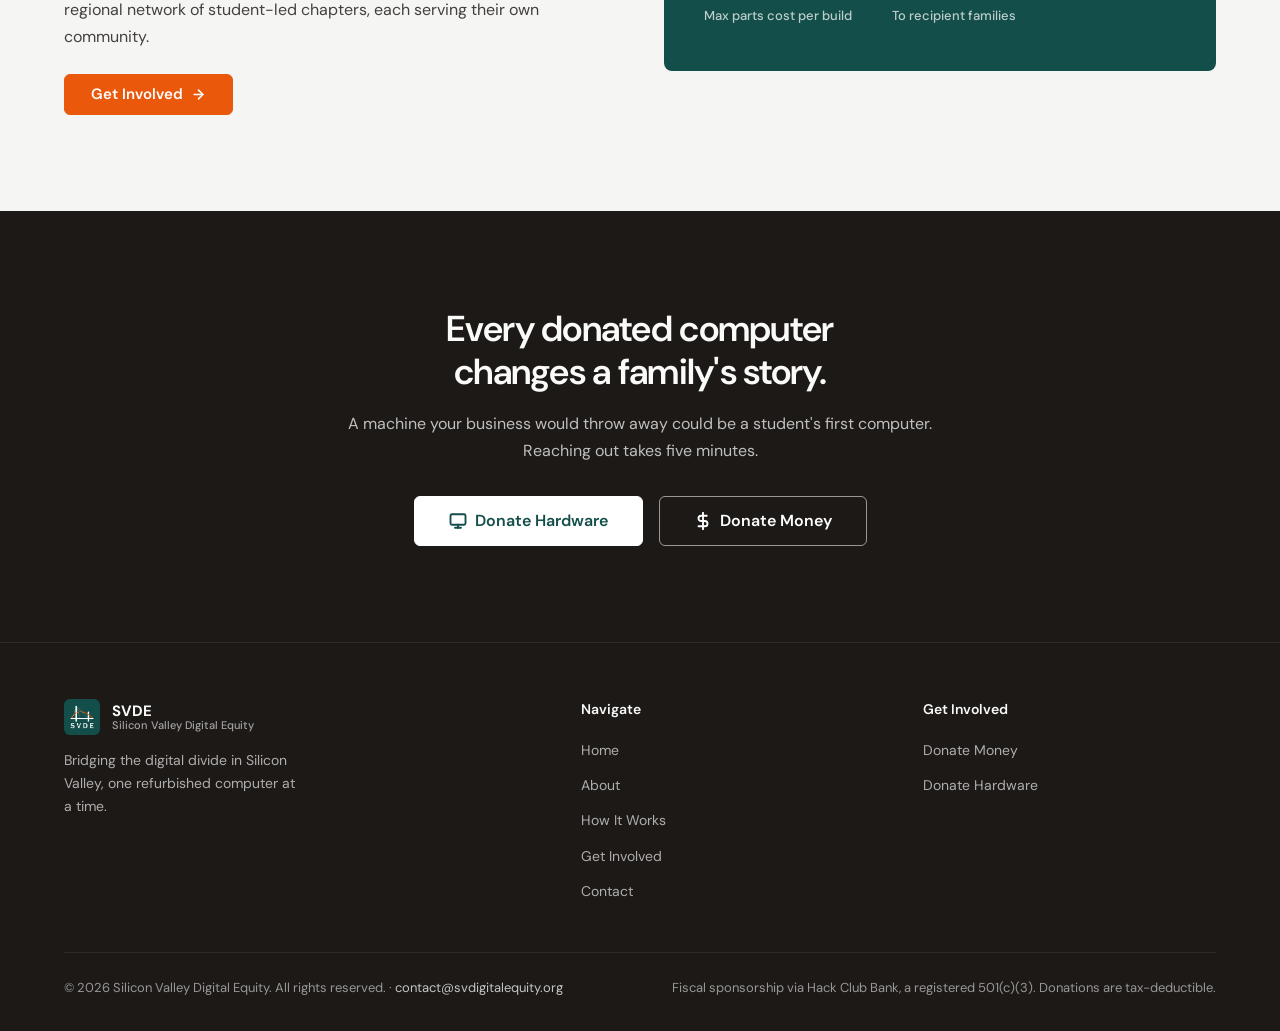
<file: how-it-works.html>
<!DOCTYPE html>
<html lang="en">
<head>
  <meta charset="UTF-8" />
  <meta name="viewport" content="width=device-width, initial-scale=1.0" />
  <title>How It Works | Silicon Valley Digital Equity</title>
  <meta name="description" content="Learn how SVDE transforms donated computers into fully functional machines for low-income families, a three-step process that costs as little as $20–40 per build." />
  <meta property="og:image" content="https://svdigitalequity.org/SVDE.png" />
  <meta name="twitter:image" content="https://svdigitalequity.org/SVDE.png" />
  <link rel="stylesheet" href="styles.css" />
  <link rel="icon" type="image/png" href="SVDE.png" />
</head>
<body>

  <!-- ── Navigation ──────────────────────────────────────── -->
  <nav class="nav" role="navigation" aria-label="Main navigation">
    <div class="container">
      <div class="nav-inner">
        <a href="/" class="nav-logo" aria-label="SVDE Home">
          <div class="nav-logo-mark" aria-hidden="true"><img src="SVDE.png" width="36" height="36" alt=""></div>
          <div class="nav-logo-text">
            <span class="nav-logo-abbr">SVDE</span>
            <span class="nav-logo-full">Silicon Valley Digital Equity</span>
          </div>
        </a>
        <ul class="nav-links" role="list">
          <li><a href="/"        class="nav-link">Home</a></li>
          <li><a href="about"        class="nav-link">About</a></li>
          <li><a href="how-it-works" class="nav-link">How It Works</a></li>
          <li><a href="get-involved" class="nav-link">Get Involved</a></li>
          <li><a href="contact"      class="nav-link">Contact</a></li>
        </ul>
        <a href="https://hcb.hackclub.com/donations/start/silicon-valley-digital-equity" target="_blank" rel="noopener" class="btn btn-primary nav-cta">Donate Now</a>

        <button class="nav-hamburger" aria-label="Open menu" aria-expanded="false">
          <span></span><span></span><span></span>
        </button>
      </div>
      <div class="nav-mobile" role="menu">
        <a href="/"        class="nav-link" role="menuitem">Home</a>
        <a href="about"        class="nav-link" role="menuitem">About</a>
        <a href="how-it-works" class="nav-link" role="menuitem">How It Works</a>
        <a href="get-involved" class="nav-link" role="menuitem">Get Involved</a>
        <a href="contact"      class="nav-link" role="menuitem">Contact</a>
        <a href="https://hcb.hackclub.com/donations/start/silicon-valley-digital-equity" target="_blank" rel="noopener" class="btn btn-primary">Donate Now</a>
      </div>
    </div>
  </nav>

  <!-- ── Page Header ─────────────────────────────────────── -->
  <header class="page-header" role="banner">
    <div class="container">
      <div class="page-header-inner">
        <nav class="breadcrumb" aria-label="Breadcrumb">
          <a href="/">Home</a>
          <span class="breadcrumb-sep" aria-hidden="true">/</span>
          <span>How It Works</span>
        </nav>
        <h1>From e-waste to a family's first computer</h1>
        <p class="lead">
          A simple, efficient pipeline: three steps that turn donated hardware
          into lasting opportunity for families who need it most.
        </p>
      </div>
    </div>
  </header>

  <!-- ── Statement Bar ──────────────────────────────────────── -->
  <section class="statement-bar">
    <div class="container">
      <div class="statement-inner">
        <p class="statement-headline">One donated computer. One family connected.</p>
        <p class="statement-sub">Parts cost $20–40 per build. Hardware is donated. Recipients pay nothing.</p>
      </div>
    </div>
  </section>

  <!-- ── Detailed Steps ───────────────────────────────────── -->
  <section class="section" aria-labelledby="steps-heading">
    <div class="container container-narrow">

      <div class="section-header">
        <h2 id="steps-heading">How SVDE works</h2>
        <p>
          Each computer we distribute goes through the same rigorous three-step
          process, from collection to a family's doorstep.
        </p>
      </div>

      <div class="steps-list" role="list">

        <!-- Step 1: Source -->
        <div class="step" role="listitem" aria-labelledby="step1-heading">
          <div class="step-left" aria-hidden="true">
            <div class="step-number">1</div>
            <div class="step-line"></div>
          </div>
          <div class="step-content">
            <span class="step-tag">Source</span>
            <h3 id="step1-heading">We collect retired hardware from local businesses</h3>
            <p>
              Most businesses replace their computers every three to five years.
              Rather than paying for e-waste disposal or letting machines gather
              dust in a storage room, businesses donate their retired hardware to us.
            </p>
            <p>
              We specifically target <strong>accounting firms, law offices, and real
              estate agencies</strong> in San Jose and Cupertino. These businesses
              typically run standard office workloads that leave their machines in
              good condition and well-suited for educational and general home use.
            </p>

            <div class="grid-2">
              <div class="info-box info-box-blue">
                <h3>What we accept</h3>
                <p>Laptops and desktops from the past 8–10 years, in functional or repairable condition. Monitors, keyboards, and mice welcome.</p>
              </div>
              <div class="info-box info-box-green">
                <h3>Why businesses benefit</h3>
                <p>No disposal fees, a tax-deductible donation receipt, and the knowledge that their hardware serves a family in their own community.</p>
              </div>
            </div>

            <p class="step-action">
              <a href="contact" class="btn btn-secondary">
                Donate hardware
                <svg width="15" height="15" viewBox="0 0 24 24" fill="none" stroke="currentColor" stroke-width="2.5" stroke-linecap="round" stroke-linejoin="round" aria-hidden="true"><line x1="5" y1="12" x2="19" y2="12"/><polyline points="12 5 19 12 12 19"/></svg>
              </a>
            </p>
          </div>
        </div>

        <!-- Step 2: Refurbish -->
        <div class="step" role="listitem" aria-labelledby="step2-heading">
          <div class="step-left" aria-hidden="true">
            <div class="step-number">2</div>
            <div class="step-line"></div>
          </div>
          <div class="step-content">
            <span class="step-tag">Refurbish</span>
            <h3 id="step2-heading">We wipe, repair, and set up each machine</h3>
            <p>
              Every donated machine goes through our refurbishment checklist before
              it reaches a family. This step is what makes the donation meaningful:
              a machine that's been wiped, tested, and loaded with the right
              software is genuinely useful. A raw, untouched business laptop is not.
            </p>

            <ol class="checklist">
              <li>
                <span class="checklist-marker" aria-hidden="true">a.</span>
                <div>
                  <strong>Secure data wipe</strong>
                  <p>All drives are wiped using a secure, multi-pass process. No donor data leaves the machine intact.</p>
                </div>
              </li>
              <li>
                <span class="checklist-marker" aria-hidden="true">b.</span>
                <div>
                  <strong>Hardware inspection &amp; repair</strong>
                  <p>We inspect each unit, replacing batteries, RAM, or storage as needed. Parts cost approximately <strong>$20–40 per machine</strong>.</p>
                </div>
              </li>
              <li>
                <span class="checklist-marker" aria-hidden="true">c.</span>
                <div>
                  <strong>Open-source software installation</strong>
                  <p>We install a clean, user-friendly Linux distribution along with a standard suite of free software: web browser, office suite, and educational tools.</p>
                </div>
              </li>
              <li>
                <span class="checklist-marker" aria-hidden="true">d.</span>
                <div>
                  <strong>Final testing</strong>
                  <p>Every machine is tested (display, keyboard, ports, battery, and network connectivity) before it's approved for distribution.</p>
                </div>
              </li>
            </ol>

            <div class="info-box info-box-blue">
              <h3>Why $20–40 matters</h3>
              <p>
                The hardware is donated, so the primary cost is parts: a replacement
                battery, a RAM upgrade, or a new SSD. At $20–40 per machine, a
                modest monetary donation can cover an entire computer build.
                <strong>$40 = one family's first computer.</strong>
              </p>
            </div>
          </div>
        </div>

        <!-- Step 3: Distribute -->
        <div class="step" role="listitem" aria-labelledby="step3-heading">
          <div class="step-left" aria-hidden="true">
            <div class="step-number">3</div>
            <div class="step-line"></div>
          </div>
          <div class="step-content">
            <span class="step-tag">Distribute</span>
            <h3 id="step3-heading">Families receive a fully functional computer at no cost</h3>
            <p>
              Distribution isn't random. It's structured and trusted. Families will
              be referred to us through local community organizations that already
              work with low-income households in our area.
            </p>
            <p>
              Working through referrals means we reach families who genuinely need
              support, through people they already know and trust.
            </p>

            <div class="grid-2">
              <div class="info-box info-box-green">
                <h3>Trusted referral network</h3>
                <p>We're building referral relationships with community organizations in San Jose and Cupertino so computers reach the families who need them most.</p>
              </div>
              <div class="info-box info-box-blue">
                <h3>Zero cost to families</h3>
                <p>Recipients pay nothing. The computer is theirs to keep: a fully functional machine loaded with everything they need to get started.</p>
              </div>
            </div>
          </div>
        </div>

      </div>
    </div>
  </section>

  <!-- ── Long-Term Vision ──────────────────────────────────── -->
  <section class="section bg-surface" aria-labelledby="vision-heading">
    <div class="container">

      <div class="impact-grid">
        <div class="impact-content">
          <h2 id="vision-heading">A model others can replicate</h2>
          <p class="lead">
            Our goal isn't just to place 5–10 computers in Summer 2026. It's to
            build a system so well-documented and straightforward that any high
            school student in the Bay Area can run their own SVDE chapter.
          </p>
          <p>
            By developing a clear playbook that covers everything from donor
            outreach templates to refurbishment checklists, we aim to turn SVDE
            into a regional network of student-led chapters, each serving their
            own community.
          </p>
          <a href="get-involved" class="btn btn-primary">
            Get Involved
            <svg width="15" height="15" viewBox="0 0 24 24" fill="none" stroke="currentColor" stroke-width="2.5" stroke-linecap="round" stroke-linejoin="round" aria-hidden="true"><line x1="5" y1="12" x2="19" y2="12"/><polyline points="12 5 19 12 12 19"/></svg>
          </a>
        </div>

        <div class="impact-visual" aria-label="First cohort goal">
          <div class="impact-stat-big">5–10</div>
          <div class="impact-stat-label">Computers in our first cohort, Summer 2026</div>
          <div class="impact-stat-row">
            <div class="impact-mini-stat">
              <div class="val">$40</div>
              <div class="lbl">Max parts cost per build</div>
            </div>
            <div class="impact-mini-stat">
              <div class="val">$0</div>
              <div class="lbl">To recipient families</div>
            </div>
          </div>
        </div>
      </div>

    </div>
  </section>

  <!-- ── CTA ──────────────────────────────────────────────── -->
  <section class="cta-section section" aria-labelledby="hiw-cta-heading">
    <div class="container">
      <div class="cta-inner">
        <h2 id="hiw-cta-heading">Every donated computer changes a family's story.</h2>
        <p>
          A machine your business would throw away could be a student's first
          computer. Reaching out takes five minutes.
        </p>
        <div class="cta-actions">
          <a href="contact" class="btn btn-white btn-lg">
            <svg width="18" height="18" viewBox="0 0 24 24" fill="none" stroke="currentColor" stroke-width="2.5" stroke-linecap="round" stroke-linejoin="round" aria-hidden="true"><rect x="2" y="3" width="20" height="14" rx="2"/><line x1="8" y1="21" x2="16" y2="21"/><line x1="12" y1="17" x2="12" y2="21"/></svg>
            Donate Hardware
          </a>
          <a href="https://hcb.hackclub.com/donations/start/silicon-valley-digital-equity" target="_blank" rel="noopener" class="btn btn-outline-white btn-lg">
            <svg width="18" height="18" viewBox="0 0 24 24" fill="none" stroke="currentColor" stroke-width="2.5" stroke-linecap="round" stroke-linejoin="round" aria-hidden="true"><line x1="12" y1="1" x2="12" y2="23"/><path d="M17 5H9.5a3.5 3.5 0 0 0 0 7h5a3.5 3.5 0 0 1 0 7H6"/></svg>
            Donate Money
          </a>
        </div>
      </div>
    </div>
  </section>

  <!-- ── Footer ───────────────────────────────────────────── -->
  <footer class="footer" role="contentinfo">
    <div class="container">
      <div class="footer-inner">
        <div class="footer-brand">
          <a href="/" class="nav-logo" aria-label="SVDE Home">
            <div class="nav-logo-mark" aria-hidden="true"><img src="SVDE.png" width="36" height="36" alt=""></div>
            <div class="nav-logo-text">
              <span class="nav-logo-abbr">SVDE</span>
              <span class="nav-logo-full">Silicon Valley Digital Equity</span>
            </div>
          </a>
          <p class="footer-tagline">Bridging the digital divide in Silicon Valley, one refurbished computer at a time.</p>
        </div>
        <div class="footer-col">
          <h4>Navigate</h4>
          <ul class="footer-links" role="list">
            <li><a href="/">Home</a></li>
            <li><a href="about">About</a></li>
            <li><a href="how-it-works">How It Works</a></li>
            <li><a href="get-involved">Get Involved</a></li>
            <li><a href="contact">Contact</a></li>
          </ul>
        </div>
        <div class="footer-col">
          <h4>Get Involved</h4>
          <ul class="footer-links" role="list">
            <li><a href="https://hcb.hackclub.com/donations/start/silicon-valley-digital-equity" target="_blank" rel="noopener">Donate Money</a></li>
            <li><a href="contact">Donate Hardware</a></li>
          </ul>
        </div>
      </div>
      <div class="footer-bottom">
        <p class="footer-copy">&copy; 2026 Silicon Valley Digital Equity. All rights reserved. &middot; <a href="mailto:contact@svdigitalequity.org">contact@svdigitalequity.org</a></p>
        <p class="footer-legal">Fiscal sponsorship via Hack Club Bank, a registered 501(c)(3). Donations are tax-deductible.</p>
      </div>
    </div>
  </footer>

  <script src="script.js"></script>
</body>
</html>
</file>
<file: styles.css>
/* ============================================================
   SVDE — Silicon Valley Digital Equity
   Shared Stylesheet
   ============================================================ */

/* ── Web Font ───────────────────────────────────────────────── */
@import url('https://fonts.googleapis.com/css2?family=DM+Sans:ital,opsz,wght@0,9..40,400;0,9..40,500;0,9..40,600;0,9..40,700;0,9..40,800;1,9..40,400;1,9..40,500&display=swap');

/* ── Brand Colors ───────────────────────────────────────────── */
/*
   SVDE Brand Palette — Teal + Burnt Orange
   Primary:  #134E4A  — deep teal (trust, community, brand)
   Accent:   #0F766E  — mid teal (highlights, hover states)
   CTA:      #EA580C  — burnt orange (buttons, emphasis)
   Impact:   #16a34a  — green (reserved for success, impact)
*/

/* ── Variables ─────────────────────────────────────────────── */
:root {
  --navy:        #134E4A;          /* brand: deep teal — hero/header backgrounds  */
  --blue:        #134E4A;          /* alias — backward compat */
  --blue-bright: #0F766E;          /* brand accent — mid teal */
  --blue-light:  #5EEAD4;          /* teal-300 */
  --blue-pale:   #F0FDFA;          /* teal-50 */
  --green:       #16a34a;
  --green-light: #dcfce7;
  --orange:      #EA580C;
  --orange-light:#FFF7ED;

  --ink:         #1C1917;
  --ink-light:   #44403C;
  --muted:       #78716C;
  --border:      #E7E5E4;
  --surface:     #F5F5F4;
  --white:       #FAFAF9;

  --font: 'DM Sans', system-ui, -apple-system, BlinkMacSystemFont, 'Segoe UI', Helvetica, Arial, sans-serif;

  --radius:    0.5rem;
  --radius-sm: 0.375rem;

  --shadow-sm: 0 1px 3px rgba(0,0,0,0.08), 0 1px 2px rgba(0,0,0,0.04);
  --shadow:    0 2px 8px rgba(0,0,0,0.06), 0 1px 2px rgba(0,0,0,0.04);

  --transition: 0.15s ease;
  --nav-h: 71px;
}

/* ── Reset ──────────────────────────────────────────────────── */
*, *::before, *::after { box-sizing: border-box; margin: 0; padding: 0; }
html  { scroll-behavior: smooth; font-size: 16px; }
body  { font-family: var(--font); font-size: 16px; color: var(--ink); background: #FAFAF9; line-height: 1.7; -webkit-font-smoothing: antialiased; }
img   { max-width: 100%; display: block; }
a     { color: inherit; text-decoration: none; }
ul    { list-style: none; }
button { font-family: var(--font); }

/* ── Typography ─────────────────────────────────────────────── */
h1 { font-size: clamp(2.5rem, 5vw, 3.5rem); font-weight: 700; line-height: 1.1; letter-spacing: -0.03em; }
h2 { font-size: clamp(1.75rem, 3vw, 2.25rem); font-weight: 600; line-height: 1.2; letter-spacing: -0.02em; }
h3 { font-size: 1.25rem; font-weight: 600; line-height: 1.4; }
h4 { font-size: 0.9375rem; font-weight: 600; line-height: 1.5; }
h1, h2, h3 { text-wrap: balance; }

p  { line-height: 1.7; color: var(--ink-light); }

.lead {
  font-size: 1.125rem;
  line-height: 1.8;
  color: var(--ink-light);
}

strong { font-weight: 600; color: var(--ink); }

.sr-only {
  position: absolute; width: 1px; height: 1px;
  padding: 0; margin: -1px; overflow: hidden;
  clip: rect(0, 0, 0, 0); white-space: nowrap; border: 0;
}

:focus-visible { outline: 2px solid var(--blue-bright); outline-offset: 2px; }

/* ── Layout ─────────────────────────────────────────────────── */
.container {
  max-width: 1200px;
  margin: 0 auto;
  padding: 0 1.5rem;
}

.section { padding: 6rem 0; }
.section-sm { padding: 4rem 0; }

.section-header {
  max-width: 640px;
  margin: 0 auto 3.5rem;
  text-align: center;
}
.section-header h2       { margin-bottom: 0.875rem; }
.section-header p        { font-size: 1.0625rem; }

.grid-2 { display: grid; grid-template-columns: repeat(2, 1fr); gap: 2rem; }
.grid-3 { display: grid; grid-template-columns: repeat(3, 1fr); gap: 2rem; }

/* ── Buttons ────────────────────────────────────────────────── */
.btn {
  display: inline-flex;
  align-items: center;
  gap: 0.5rem;
  padding: 0.75rem 1.625rem;
  border-radius: 6px;
  font-size: 0.9375rem;
  font-weight: 600;
  cursor: pointer;
  transition: background-color var(--transition), border-color var(--transition), color var(--transition);
  border: 1.5px solid transparent;
  text-decoration: none;
  white-space: nowrap;
  line-height: 1;
}

.btn-lg { padding: 0.9375rem 2.125rem; font-size: 1rem; }

.btn-primary {
  background: var(--orange);
  border-color: var(--orange);
  color: white;
}
.btn-primary:hover { background: #C2410C; border-color: #C2410C; }

.btn-secondary {
  background: transparent;
  color: var(--navy);
  border-color: var(--navy);
}
.btn-secondary:hover { background: var(--blue-pale); }

/* Solid white: the primary action on dark backgrounds */
.btn-white {
  background: #fff;
  color: var(--navy);
  border-color: #fff;
}
.btn-white:hover { background: var(--blue-pale); border-color: var(--blue-pale); }

.btn-outline-white {
  background: transparent;
  color: white;
  border-color: rgba(255,255,255,0.55);
}
.btn-outline-white:hover {
  background: rgba(255,255,255,0.08);
  border-color: white;
}

.btn-green {
  background: var(--green);
  border-color: var(--green);
  color: white;
}
.btn-green:hover { background: #15803d; border-color: #15803d; }

.btn-block { width: 100%; justify-content: center; margin-top: 0.5rem; }

/* ── Navigation ─────────────────────────────────────────────── */
.nav {
  position: fixed;
  top: 0; left: 0; right: 0;
  z-index: 200;
  background: #fff;
  border-bottom: 1px solid var(--border);
}

.nav-inner {
  display: flex;
  align-items: center;
  justify-content: space-between;
  height: var(--nav-h);
}

.nav-logo {
  display: flex;
  align-items: center;
  gap: 0.75rem;
  text-decoration: none;
  flex-shrink: 0;
}

.nav-logo-mark {
  width: 36px; height: 36px;
  border-radius: 6px;
  overflow: hidden;
  flex-shrink: 0;
  display: block;
}
.nav-logo-mark img {
  width: 36px; height: 36px;
  display: block;
}

.nav-logo-text    { display: flex; flex-direction: column; line-height: 1.1; }
.nav-logo-abbr    { font-size: 0.9375rem; font-weight: 700; color: var(--navy); letter-spacing: -0.01em; }
.nav-logo-full    { font-size: 0.6875rem; color: var(--muted); font-weight: 500; }

.nav-links { display: flex; align-items: center; gap: 0.125rem; }

.nav-link {
  padding: 0.5rem 0.875rem;
  font-size: 0.875rem; font-weight: 500;
  color: var(--ink-light);
  transition: color var(--transition);
  text-decoration: none;
}
.nav-link:hover { color: var(--navy); }
.nav-link.active { color: var(--navy); font-weight: 600; }

.nav-cta { margin-left: 0.75rem; }

.nav-hamburger {
  display: none;
  flex-direction: column;
  gap: 5px;
  background: none; border: none;
  cursor: pointer;
  padding: 0.5rem; border-radius: var(--radius-sm);
}
.nav-hamburger span {
  display: block; width: 22px; height: 2px;
  background: var(--ink); border-radius: 2px;
  transition: transform 0.2s ease, opacity 0.2s ease;
  transform-origin: center;
}
.nav-hamburger.open span:nth-child(1) { transform: translateY(7px) rotate(45deg); }
.nav-hamburger.open span:nth-child(2) { opacity: 0; transform: scaleX(0); }
.nav-hamburger.open span:nth-child(3) { transform: translateY(-7px) rotate(-45deg); }

.nav-mobile {
  display: none;
  flex-direction: column;
  gap: 0.25rem;
  padding: 0.75rem 1rem 1rem;
  border-top: 1px solid var(--border);
}
.nav-mobile.open { display: flex; }
.nav-mobile .nav-link { display: block; padding: 0.625rem 0.875rem; }
.nav-mobile .btn { align-self: flex-start; margin-top: 0.5rem; }

/* ── Page Header (inner pages) ──────────────────────────────── */
.page-header {
  padding-top: var(--nav-h);
  background: #134E4A;
  color: var(--white);
  position: relative;
  overflow: hidden;
}
.page-header-inner {
  position: relative; z-index: 1;
  padding: 4rem 0 3.5rem;
}
.page-header h1       { color: var(--white); margin-bottom: 0.875rem; }
.page-header .lead    { color: rgba(255,255,255,0.78); max-width: 600px; }

.breadcrumb {
  display: flex; align-items: center; gap: 0.5rem;
  font-size: 0.8125rem;
  color: rgba(255,255,255,0.6);
  margin-bottom: 1.5rem;
}
.breadcrumb a { color: rgba(255,255,255,0.6); transition: color var(--transition); }
.breadcrumb a:hover { color: #fff; }
.breadcrumb-sep { color: rgba(255,255,255,0.35); }

/* ── Hero ───────────────────────────────────────────────────── */
.hero {
  padding-top: var(--nav-h);
  background: #134E4A;
  color: var(--white);
  position: relative;
  overflow: hidden;
}

.hero-inner {
  position: relative; z-index: 1;
  padding: 5.5rem 0 4rem;
  max-width: 780px;
}

.hero-status {
  font-size: 0.875rem; font-weight: 500;
  color: rgba(255,255,255,0.7);
  margin-bottom: 1.25rem;
}

.hero h1 {
  font-size: clamp(2.25rem, 5.5vw, 3.5rem);
  font-weight: 700;
  line-height: 1.1;
  letter-spacing: -0.03em;
  color: var(--white);
  margin-bottom: 1.375rem;
}
.hero h1 em { font-style: normal; color: #EA580C; }

.hero .lead {
  color: rgba(255,255,255,0.78);
  max-width: 580px;
  margin-bottom: 2.5rem;
}

.hero-actions { display: flex; flex-wrap: wrap; gap: 0.875rem; margin-bottom: 3.25rem; }

.hero-trust {
  display: flex; flex-wrap: wrap; gap: 1.5rem;
  align-items: center;
  padding-top: 2rem;
  border-top: 1px solid rgba(255,255,255,0.1);
}
.hero-trust-item {
  display: flex; align-items: center; gap: 0.5rem;
  font-size: 0.8125rem; font-weight: 500;
  color: rgba(255,255,255,0.65);
}
.hero-trust-item svg { color: rgba(255,255,255,0.5); flex-shrink: 0; }

/* ── Statement Bar ──────────────────────────────────────────── */
.statement-bar {
  background: var(--navy);
  border-top: 1px solid rgba(255,255,255,0.1);
  padding: 2.5rem 0;
}
.statement-inner {
  text-align: center;
}
.statement-headline {
  font-size: clamp(1.25rem, 2.5vw, 1.75rem);
  font-weight: 600;
  color: #ffffff;
  letter-spacing: -0.02em;
  margin-bottom: 0.5rem;
  line-height: 1.3;
}
.statement-sub {
  font-size: 1rem;
  color: rgba(255,255,255,0.72);
  line-height: 1.6;
}

/* ── Stats Bar (how-it-works page) ─────────────────────────── */
.stats-bar {
  background: var(--white);
  border-bottom: 1px solid var(--border);
  padding: 2.25rem 0;
}
.stats-bar-inner {
  display: flex; flex-wrap: wrap;
  justify-content: center; gap: 3.5rem;
}
.stat-item { text-align: center; }
.stat-value {
  font-size: 2.125rem; font-weight: 900;
  color: var(--navy); line-height: 1;
  letter-spacing: -0.035em;
}
.stat-value .accent { color: var(--blue-bright); }
.stat-label {
  font-size: 0.6875rem; font-weight: 700;
  letter-spacing: 0.1em; text-transform: uppercase;
  color: var(--muted); margin-top: 0.375rem;
}

/* ── How It Works — Typographic Steps ──────────────────────── */
.hiw-steps {
  display: grid;
  grid-template-columns: repeat(3, 1fr);
  gap: 0;
  border-top: 1px solid var(--border);
}
.hiw-step {
  padding: 2.5rem 2rem 2.5rem 0;
  border-right: 1px solid var(--border);
  position: relative;
}
.hiw-step:last-child { border-right: none; padding-right: 0; }
.hiw-step:not(:first-child) { padding-left: 2rem; }
.hiw-num {
  display: block;
  font-size: 0.875rem;
  font-weight: 600;
  color: var(--blue-bright);
  line-height: 1;
  font-variant-numeric: tabular-nums;
  margin-bottom: 1rem;
}
.hiw-step h3 {
  font-size: 1.125rem;
  font-weight: 600;
  color: var(--ink);
  margin-bottom: 0.625rem;
  letter-spacing: -0.01em;
}
.hiw-step p { font-size: 0.9375rem; }
@media (max-width: 768px) {
  .hiw-steps { grid-template-columns: 1fr; }
  .hiw-step { border-right: none; border-bottom: 1px solid var(--border); padding: 2rem 0; }
  .hiw-step:last-child { border-bottom: none; }
  .hiw-step:not(:first-child) { padding-left: 0; }
}

/* ── Cards ──────────────────────────────────────────────────── */
.card {
  background: var(--surface);
  border: 1px solid var(--border);
  border-radius: var(--radius);
  padding: 1.75rem;
}
.bg-surface .card { background: #fff; }
.card-icon {
  display: block;
  margin-bottom: 1rem;
}
.card-icon svg    { width: 22px; height: 22px; }
.card-icon-blue   { color: var(--blue-bright); }
.card-icon-green  { color: var(--green); }
.card-icon-orange { color: var(--orange); }
.card h3 { margin-bottom: 0.625rem; color: var(--ink); }
.card p  { font-size: 0.9375rem; }

/* ── Steps ──────────────────────────────────────────────────── */
.steps-list { display: flex; flex-direction: column; gap: 0; }

.step {
  display: grid;
  grid-template-columns: auto 1fr;
  gap: 2rem;
  padding: 2.75rem 0;
  border-bottom: 1px solid var(--border);
}
.step:last-child { border-bottom: none; }

.step-left {
  display: flex; flex-direction: column;
  align-items: center;
  padding-top: 0.25rem;
}
.step-number {
  width: 40px; height: 40px;
  border-radius: 50%;
  background: var(--navy); color: var(--white);
  display: flex; align-items: center; justify-content: center;
  font-size: 1rem; font-weight: 600;
  flex-shrink: 0;
}
.step-line {
  width: 1px; flex: 1;
  background: var(--border);
  margin-top: 0.5rem; min-height: 2rem;
}
.step:last-child .step-line { display: none; }

.step-content h3 {
  font-size: 1.375rem; font-weight: 600;
  color: var(--ink); margin-bottom: 0.75rem;
  letter-spacing: -0.015em;
}
.step-content > p { margin-bottom: 1rem; }
.step-content > p:last-of-type { margin-bottom: 1.25rem; }
.step-tag {
  display: block;
  color: var(--blue-bright);
  font-size: 0.875rem; font-weight: 600;
  margin-bottom: 0.5rem;
}
.step-content .grid-2 { margin-top: 1.5rem; }
.step-action { margin-top: 1.5rem; }

/* Refurbishment checklist (how-it-works) */
.checklist { margin: 1.5rem 0; list-style: none; }
.checklist li {
  display: flex; gap: 1rem; align-items: flex-start;
  padding: 0.875rem 0;
  border-bottom: 1px solid var(--border);
}
.checklist li:last-child { border-bottom: none; }
.checklist-marker {
  width: 1.5rem; flex-shrink: 0;
  font-size: 0.875rem; font-weight: 600;
  color: var(--blue-bright);
  line-height: 1.6;
}
.checklist li > div > strong { font-size: 0.9375rem; display: block; margin-bottom: 0.25rem; }
.checklist p { font-size: 0.875rem; margin: 0; }

/* ── Partners Bar ───────────────────────────────────────────── */
.partners-bar {
  background: var(--white);
  padding: 3rem 0;
  border-top: 1px solid var(--border);
  border-bottom: 1px solid var(--border);
}
.partners-heading {
  text-align: center;
  margin-bottom: 2rem;
}
.partners-row {
  display: flex;
  justify-content: center;
  align-items: flex-start;
  gap: 4rem;
}
.partner {
  display: flex; flex-direction: column;
  align-items: center; text-align: center;
  max-width: 18rem;
}
/* White tile: the logo file has an opaque white background */
.partner-logo-link {
  display: block;
  padding: 1rem 1.25rem;
  background: #fff;
  border: 1px solid var(--border);
  border-radius: var(--radius-sm);
  margin-bottom: 0.75rem;
}
/* Keep at or below the source width (287px) so the logo never upscales.
   height:auto lets a replacement file with a different aspect ratio drop in. */
.partner-logo {
  width: 220px; max-width: 100%;
  height: auto;
}
.partner-branch {
  font-size: 14px; color: var(--muted);
  line-height: 1.4;
}
.partner-name {
  font-size: 1.5rem; font-weight: 600;
  color: var(--ink); letter-spacing: -0.02em;
  line-height: 1.4;
  min-height: 5rem; /* same height as the logo tile, so labels align */
  display: flex; align-items: center;
  margin-bottom: 0.75rem;
}
.partner-role {
  font-size: 0.8125rem; font-weight: 600;
  color: var(--blue-bright);
  margin-top: 0.5rem;
}
.partner-desc {
  font-size: 0.9375rem;
  margin-top: 0.375rem;
}
@media (max-width: 768px) {
  .partners-row { flex-direction: column; align-items: center; gap: 2.5rem; }
  .partner-name { min-height: 0; margin-bottom: 0; }
}

/* ── Impact Section ─────────────────────────────────────────── */
.impact-grid {
  display: grid;
  grid-template-columns: 1fr 1fr;
  gap: 3rem; align-items: center;
}
.impact-content h2   { margin-bottom: 1rem; }
.impact-content > p:not(.lead) { margin-bottom: 1.5rem; }
.impact-grid-wide { gap: 4rem; }
.impact-content .lead { margin-bottom: 1.75rem; }

.impact-prose p {
  font-size: 1rem;
  line-height: 1.8;
  color: var(--ink-light);
  margin-bottom: 1.25rem;
}
.impact-prose p:last-child { margin-bottom: 0; }

.impact-visual {
  background: #134E4A;
  border-radius: var(--radius);
  padding: 2.75rem 2.5rem;
  color: var(--white);
}
.impact-stat-big {
  font-size: 4rem; font-weight: 600;
  line-height: 1; letter-spacing: -0.03em;
  font-variant-numeric: tabular-nums;
  margin-bottom: 0.5rem;
}
.impact-stat-label {
  font-size: 0.875rem; color: rgba(255,255,255,0.72);
  margin-bottom: 2rem; padding-bottom: 2rem;
  border-bottom: 1px solid rgba(255,255,255,0.15);
}
.impact-stat-row { display: flex; gap: 2.5rem; margin-top: 0; }
.impact-mini-stat .val {
  font-size: 1.75rem; font-weight: 600;
  line-height: 1; letter-spacing: -0.02em;
  font-variant-numeric: tabular-nums;
}
.impact-mini-stat .lbl {
  font-size: 0.8125rem; color: rgba(255,255,255,0.72);
  margin-top: 0.25rem; font-weight: 500;
}

/* ── CTA Section ────────────────────────────────────────────── */
.cta-section {
  background: var(--ink);
  color: var(--white);
  border-bottom: 1px solid rgba(255,255,255,0.08);
}
.cta-inner {
  text-align: center;
  max-width: 640px;
  margin: 0 auto;
}
.cta-inner h2        { color: var(--white); margin-bottom: 1rem; }
.cta-inner p         { color: rgba(255,255,255,0.72); margin-bottom: 2rem; }
.cta-actions { display: flex; flex-wrap: wrap; gap: 1rem; justify-content: center; }

/* ── Track Cards (Get Involved) ─────────────────────────────── */
.track-card {
  border-radius: var(--radius);
  padding: 2.5rem;
  display: flex; flex-direction: column; align-items: flex-start;
}
.track-card .btn { margin-top: auto; }
.track-card-blue   { background: var(--navy); }
.track-card-green  { background: var(--green); }
.track-card h2     { color: var(--white); margin-bottom: 1rem; font-size: 1.625rem; }
.track-card p      { color: rgba(255,255,255,0.85); margin-bottom: 1.5rem; }
.track-card strong { color: #fff; }
.track-list { display: flex; flex-direction: column; gap: 0.625rem; margin-bottom: 2rem; }
.track-list li {
  font-size: 0.9375rem; color: rgba(255,255,255,0.88);
  display: flex; align-items: flex-start; gap: 0.75rem;
}
/* Check mark drawn with borders so it renders identically on every platform */
.track-list li::before {
  content: '';
  flex-shrink: 0;
  width: 0.375rem; height: 0.6875rem;
  margin: 0.3rem 0.125rem 0 0.25rem;
  border: solid rgba(255,255,255,0.7);
  border-width: 0 2px 2px 0;
  transform: rotate(45deg);
}

/* ── About Page ─────────────────────────────────────────────── */
.founder-card {
  background: var(--surface);
  border: 1px solid var(--border);
  border-radius: var(--radius);
  padding: 2.5rem;
}
.founder-photo {
  width: 96px; height: 96px;
  border-radius: 50%;
  background: var(--navy);
  display: flex; align-items: center; justify-content: center;
  margin-bottom: 1.25rem;
  flex-shrink: 0;
}
.founder-card h3    { margin-bottom: 0.375rem; }
.founder-role       { font-size: 0.875rem; color: var(--muted); margin-bottom: 1.25rem; }
.founder-bio        { font-size: 0.9375rem; margin-bottom: 0; line-height: 1.8; }
.story .lead, .story > p:not(:last-child) { margin-bottom: 1.25rem; }
.paradox-quote {
  border-left: 3px solid var(--blue-bright);
  padding: 0.25rem 0 0.25rem 1.5rem;
  margin: 2rem 0;
}
.paradox-quote p {
  font-size: 1.1875rem;
  color: var(--navy); font-weight: 500; margin: 0;
  line-height: 1.6;
}

/* ── Forms ──────────────────────────────────────────────────── */
.form-wrapper { max-width: 700px; margin: 0 auto; }
.form-card {
  background: var(--white);
  border: 1px solid var(--border);
  border-radius: var(--radius);
  padding: 2.5rem 2.75rem;
  box-shadow: var(--shadow-sm);
}
.form-title {
  font-size: 1.25rem;
  margin-bottom: 1.5rem; padding-bottom: 1rem;
  border-bottom: 1px solid var(--border);
}
.req { color: #dc2626; }

.form-group  { margin-bottom: 1.25rem; }
.form-row    { display: grid; grid-template-columns: 1fr 1fr; gap: 1.25rem; }

label {
  display: block;
  font-size: 0.875rem; font-weight: 600;
  color: var(--ink); margin-bottom: 0.375rem;
}
label .optional { font-weight: 400; color: var(--muted); font-size: 0.8125rem; }

input[type="text"],
input[type="email"],
input[type="tel"],
input[type="number"],
select,
textarea {
  width: 100%;
  padding: 0.6875rem 0.9375rem;
  border: 1px solid #D6D3D1;
  border-radius: var(--radius-sm);
  font-size: 1rem; font-family: var(--font);
  color: var(--ink); background: #fff;
  transition: border-color var(--transition), box-shadow var(--transition);
  -webkit-appearance: none; appearance: none;
}
input:focus, select:focus, textarea:focus {
  outline: none;
  border-color: var(--blue-bright);
  box-shadow: 0 0 0 3px rgba(15,118,110,0.15);
}
input.error, select.error, textarea.error {
  border-color: #dc2626;
  box-shadow: 0 0 0 3px rgba(220,38,38,0.08);
}
textarea { resize: vertical; min-height: 120px; }
select {
  background-image: url("data:image/svg+xml,%3Csvg xmlns='http://www.w3.org/2000/svg' width='12' height='12' viewBox='0 0 12 12'%3E%3Cpath fill='%2378716c' d='M6 8L1 3h10z'/%3E%3C/svg%3E");
  background-repeat: no-repeat;
  background-position: right 0.75rem center;
  padding-right: 2.25rem;
  cursor: pointer;
}

.field-error {
  display: none;
  font-size: 0.8125rem; color: #dc2626;
  margin-top: 0.375rem;
}
.field-error.visible { display: block; }

.form-note {
  font-size: 0.8125rem; color: var(--muted);
  margin-top: 1rem; text-align: center; line-height: 1.6;
}

.form-success {
  display: none;
  background: var(--green-light);
  border: 1px solid #bbf7d0;
  border-radius: var(--radius);
  padding: 2rem 2.5rem;
  text-align: center;
}
.form-success.visible { display: block; }
.form-success h3 { color: #15803d; margin-bottom: 0.5rem; }
.form-success p  { color: #166534; font-size: 0.9375rem; margin: 0; }

/* ── Highlight/Info Boxes ───────────────────────────────────── */
.info-box {
  border-radius: 0 var(--radius-sm) var(--radius-sm) 0;
  padding: 1.25rem 1.5rem;
  border-left: 3px solid transparent;
}
.info-box-blue {
  background: var(--blue-pale);
  border-left-color: var(--blue-bright);
}
.info-box-green {
  background: var(--green-light);
  border-left-color: var(--green);
}
.info-box h3 { color: var(--navy); margin-bottom: 0.375rem; font-size: 0.9375rem; display: flex; align-items: center; gap: 0.5rem; }
.info-box h3 svg { flex-shrink: 0; }
.info-box-blue h3 svg  { color: var(--blue-bright); }
.info-box-green h3 svg { color: var(--green); }
.info-box p  { font-size: 0.9375rem; margin: 0; }
.info-box a  { color: var(--blue-bright); font-weight: 600; text-decoration: underline; text-underline-offset: 2px; }
.info-box-narrow { max-width: 700px; margin: 0 auto; }

/* ── Footer ─────────────────────────────────────────────────── */
.footer {
  background: var(--ink);
  color: rgba(255,255,255,0.75);
  padding: 3.5rem 0 2rem;
}
.footer-inner {
  display: grid;
  grid-template-columns: 1.6fr repeat(2, 1fr);
  gap: 3rem;
  margin-bottom: 3rem;
}
.footer-brand .nav-logo-abbr { color: var(--white); }
.footer-brand .nav-logo-full { color: rgba(255,255,255,0.6); }
.footer-tagline {
  font-size: 0.875rem; color: rgba(255,255,255,0.65);
  margin-top: 0.875rem; line-height: 1.65;
  max-width: 240px;
}
.footer-col h4 {
  color: var(--white);
  font-size: 0.875rem; font-weight: 600;
  margin-bottom: 1rem;
}
.footer-links { display: flex; flex-direction: column; gap: 0.5rem; }
.footer-links a {
  font-size: 0.875rem; color: rgba(255,255,255,0.65);
  transition: color var(--transition);
}
.footer-links a:hover { color: var(--white); }
.footer-bottom {
  border-top: 1px solid rgba(255,255,255,0.08);
  padding-top: 1.5rem;
  display: flex; justify-content: space-between;
  align-items: center; flex-wrap: wrap; gap: 0.75rem;
}
.footer-copy  { font-size: 0.8125rem; color: rgba(255,255,255,0.55); }
.footer-copy a { color: rgba(255,255,255,0.75); }
.footer-copy a:hover { color: #fff; }
.footer-legal { font-size: 0.8125rem; color: rgba(255,255,255,0.55); }

/* ── Contact page ───────────────────────────────────────── */
.contact-layout {
  display: grid;
  grid-template-columns: 1fr 2fr;
  gap: 3rem;
  align-items: flex-start;
}
.contact-intro      { margin-bottom: 2rem; }
.contact-intro h2   { font-size: 1.375rem; margin-bottom: 0.75rem; }
.contact-intro p    { font-size: 0.9375rem; }
.contact-facts      { display: flex; flex-direction: column; gap: 1.25rem; margin-bottom: 2rem; }
.contact-fact       { display: flex; gap: 0.875rem; align-items: flex-start; }
.contact-fact svg   { flex-shrink: 0; margin-top: 0.125rem; color: var(--blue-bright); }
.contact-fact > div > strong { font-size: 0.9375rem; display: block; margin-bottom: 0.125rem; }
.contact-fact p     { font-size: 0.875rem; margin: 0; }
.also-money         { max-width: 760px; text-align: center; }
.also-money p       { font-size: 1.0625rem; margin: 0 auto 2rem; max-width: 540px; }

/* ── Get Involved page ──────────────────────────────────── */
.tracks { display: grid; grid-template-columns: 1fr 1fr; gap: 2rem; margin-bottom: 3rem; }
.faq-item {
  padding: 1.5rem 0;
  border-bottom: 1px solid var(--border);
}
.faq-item:first-child { padding-top: 0; }
.faq-item:last-child { border-bottom: none; }
.faq-q {
  font-weight: 600; font-size: 1.0625rem; color: var(--ink);
  margin-bottom: 0.5rem;
}
.faq-a { font-size: 0.9375rem; color: var(--ink-light); line-height: 1.75; }

/* ── Utilities ──────────────────────────────────────────────── */
.text-center { text-align: center; }
.bg-surface  { background: var(--surface); }
.container-narrow { max-width: 860px; }
.container-form   { max-width: 760px; }
.mt-2 { margin-top: 1rem; }
.mt-3 { margin-top: 1.5rem; }
.mt-4 { margin-top: 2rem; }
.mb-2 { margin-bottom: 1rem; }
.mb-3 { margin-bottom: 1.5rem; }
.mb-4 { margin-bottom: 2rem; }

/* ── Responsive ─────────────────────────────────────────────── */
@media (max-width: 1024px) {
  .footer-inner { grid-template-columns: 1fr 1fr; }
}
@media (max-width: 768px) {
  .section  { padding: 3.5rem 0; }
  .nav-links, .nav-cta { display: none; }
  .nav-hamburger { display: flex; }
  .hero-inner { padding: 3.5rem 0 3rem; }
  .grid-2, .grid-3, .tracks { grid-template-columns: 1fr; }
  .contact-layout { grid-template-columns: 1fr; gap: 2.5rem; }
  .impact-grid-wide { gap: 3rem; }
  .impact-grid { grid-template-columns: 1fr; }
  .footer-inner { grid-template-columns: 1fr 1fr; gap: 2rem; }
  .footer-bottom { flex-direction: column; text-align: center; }
  .form-row { grid-template-columns: 1fr; }
  .form-card { padding: 1.75rem; }
  .cta-actions { flex-direction: column; align-items: center; }
  .hero-actions { flex-direction: column; align-items: flex-start; }
}
@media (max-width: 480px) {
  .footer-inner { grid-template-columns: 1fr; }
  .track-card { padding: 2rem 1.5rem; }
  .btn { white-space: normal; max-width: 100%; line-height: 1.3; text-align: center; }
  .form-card { padding: 1.5rem 1.25rem; }
  .impact-visual { padding: 2rem 1.5rem; }
  .impact-stat-big { font-size: 3.25rem; }
  .hero-trust { flex-direction: column; align-items: flex-start; gap: 0.75rem; }
}

@media (prefers-reduced-motion: reduce) {
  html { scroll-behavior: auto; }
  *, *::before, *::after { transition: none !important; }
}
</file>
